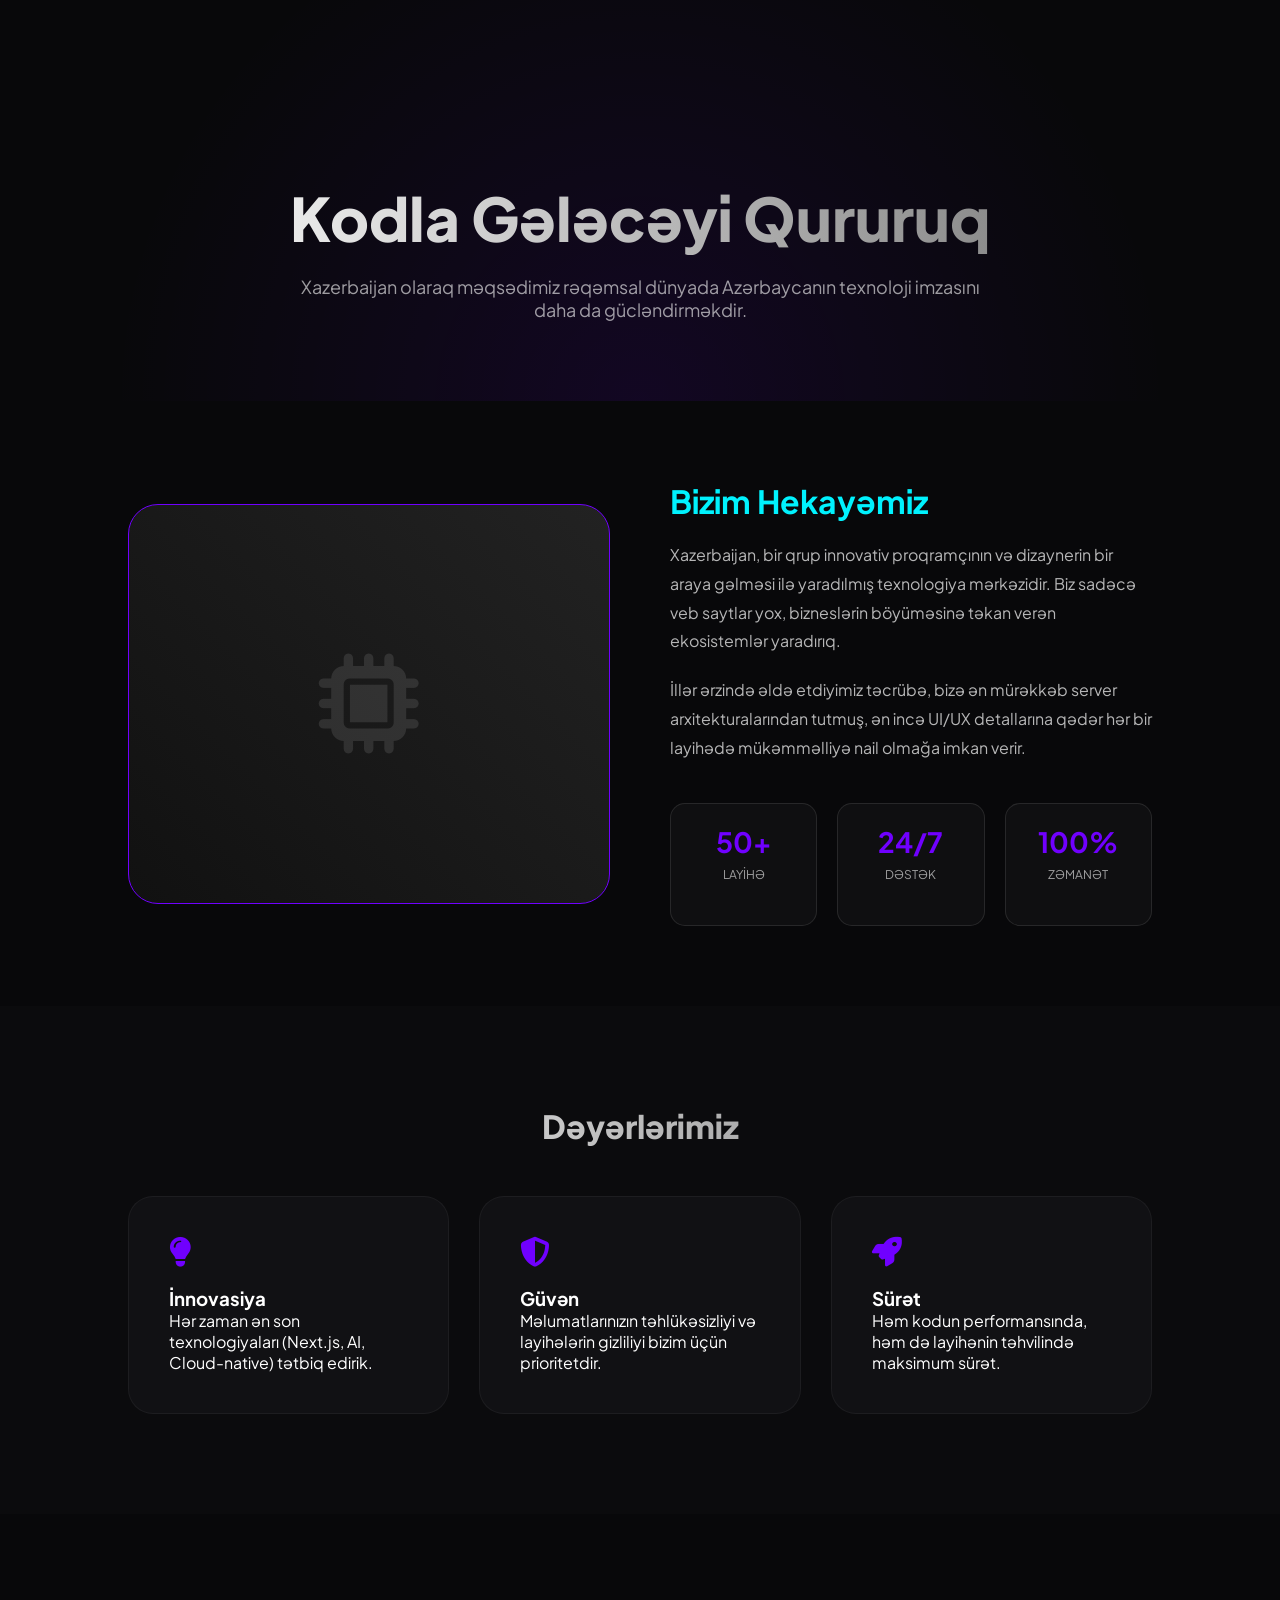
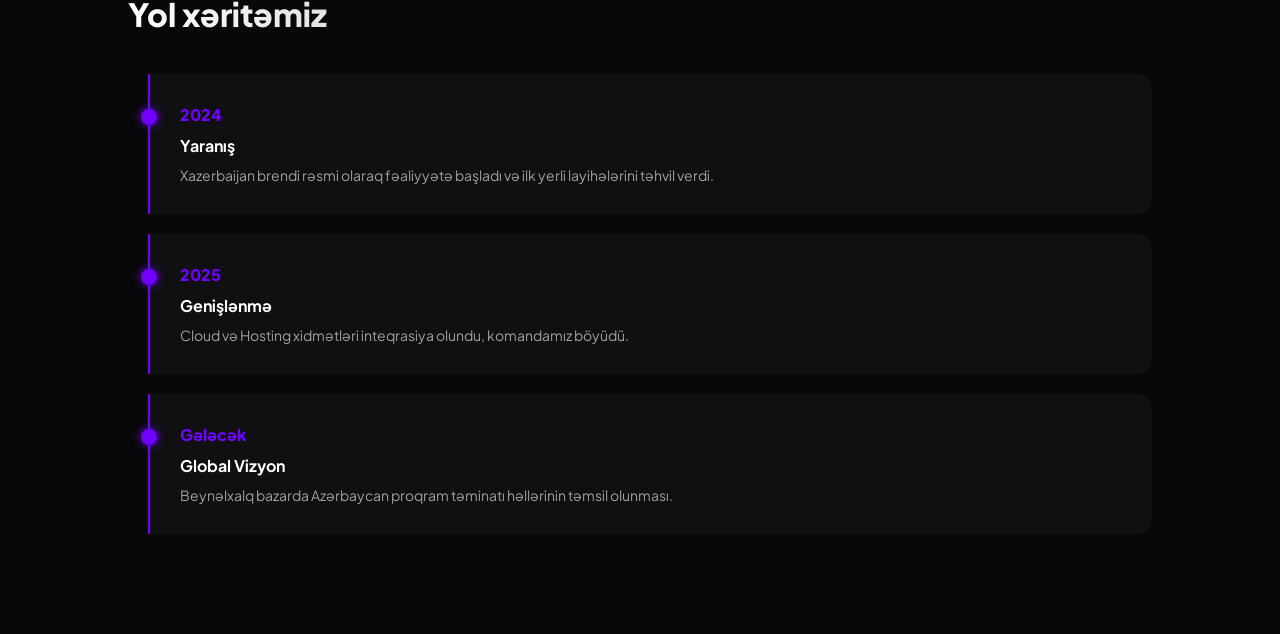
<file: xaze2/about.html>
<!DOCTYPE html>
<html lang="az">
<head>
    <meta charset="UTF-8">
    <meta name="viewport" content="width=device-width, initial-scale=1.0">
    <title>Haqqımızda | Xazerbaijan Tech</title>
    <link rel="stylesheet" href="https://cdnjs.cloudflare.com/ajax/libs/font-awesome/6.5.0/css/all.min.css">
    <link href="https://fonts.googleapis.com/css2?family=Plus+Jakarta+Sans:wght@400;600;700;800&display=swap" rel="stylesheet">
    <link rel="stylesheet" href="style.css">
    <style>
        :root {
            --accent: #7000ff;
            --glass-bg: rgba(255, 255, 255, 0.03);
        }

        body { background-color: #08080a; color: white; }

        /* About Hero */
        .about-hero {
            padding: 180px 10% 80px;
            text-align: center;
            background: radial-gradient(circle at 50% 100%, rgba(112, 0, 255, 0.1), transparent 70%);
        }

        .about-hero h1 { font-size: clamp(35px, 6vw, 60px); font-weight: 800; margin-bottom: 20px; }

        /* Story Section */
        .story-container {
            padding: 80px 10%;
            display: grid;
            grid-template-columns: 1fr 1fr;
            gap: 60px;
            align-items: center;
        }

        .story-text h2 { font-size: 32px; margin-bottom: 20px; color: var(--neon-blue); }
        .story-text p { opacity: 0.7; line-height: 1.8; margin-bottom: 20px; }

        /* Stats Grid */
        .stats-grid {
            display: grid;
            grid-template-columns: repeat(3, 1fr);
            gap: 20px;
            margin-top: 40px;
        }

        .stat-item {
            background: var(--glass-bg);
            padding: 20px;
            border-radius: 15px;
            border: 1px solid rgba(255,255,255,0.1);
            text-align: center;
        }

        .stat-item h3 { font-size: 28px; color: var(--accent); margin-bottom: 5px; }
        .stat-item p { font-size: 12px; opacity: 0.6; text-transform: uppercase; }

        /* Values Section */
        .values-section {
            padding: 100px 10%;
            background: rgba(255,255,255,0.01);
        }

        .values-grid {
            display: grid;
            grid-template-columns: repeat(auto-fit, minmax(250px, 1fr));
            gap: 30px;
            margin-top: 50px;
        }

        .value-card {
            padding: 40px;
            background: #111114;
            border-radius: 25px;
            border: 1px solid rgba(255,255,255,0.05);
            transition: 0.3s;
        }

        .value-card:hover {
            border-color: var(--accent);
            transform: translateY(-5px);
        }

        .value-card i { font-size: 30px; color: var(--accent); margin-bottom: 20px; }

        /* Timeline */
        .timeline {
            padding: 80px 10%;
            position: relative;
        }

        .timeline-item {
            padding: 30px;
            border-left: 2px solid var(--accent);
            margin-left: 20px;
            position: relative;
            background: var(--glass-bg);
            margin-bottom: 20px;
            border-radius: 0 15px 15px 0;
        }

        .timeline-item::before {
            content: '';
            position: absolute;
            left: -9px; top: 35px;
            width: 16px; height: 16px;
            background: var(--accent);
            border-radius: 50%;
            box-shadow: 0 0 10px var(--accent);
        }

        @media (max-width: 992px) {
            .story-container { grid-template-columns: 1fr; }
        }
    </style>
</head>
<body>

    <section class="about-hero">
        <h1 class="h2e">Kodla <span style="color: var(--neon-blue);">Gələcəyi</span> Qururuq</h1>
        <p style="max-width: 700px; margin: 0 auto; opacity: 0.6; font-size: 18px;">
            Xazerbaijan olaraq məqsədimiz rəqəmsal dünyada Azərbaycanın texnoloji imzasını daha da gücləndirməkdir.
        </p>
    </section>

    <div class="story-container">
        <div class="story-image">
            <div style="width: 100%; height: 400px; background: linear-gradient(45deg, #111, #222); border-radius: 30px; border: 1px solid var(--accent); display: flex; align-items: center; justify-content: center;">
                <i class="fa-solid fa-microchip" style="font-size: 100px; opacity: 0.1;"></i>
            </div>
        </div>
        <div class="story-text">
            <h2>Bizim Hekayəmiz</h2>
            <p>
                Xazerbaijan, bir qrup innovativ proqramçının və dizaynerin bir araya gəlməsi ilə yaradılmış texnologiya mərkəzidir. Biz sadəcə veb saytlar yox, bizneslərin böyüməsinə təkan verən ekosistemlər yaradırıq.
            </p>
            <p>
                İllər ərzində əldə etdiyimiz təcrübə, bizə ən mürəkkəb server arxitekturalarından tutmuş, ən incə UI/UX detallarına qədər hər bir layihədə mükəmməlliyə nail olmağa imkan verir.
            </p>
            
            <div class="stats-grid">
                <div class="stat-item">
                    <h3>50+</h3>
                    <p>Layihə</p>
                </div>
                <div class="stat-item">
                    <h3>24/7</h3>
                    <p>Dəstək</p>
                </div>
                <div class="stat-item">
                    <h3>100%</h3>
                    <p>Zəmanət</p>
                </div>
            </div>
        </div>
    </div>

    <section class="values-section">
        <h2 class="h2e" style="text-align: center;">Dəyərlərimiz</h2>
        <div class="values-grid">
            <div class="value-card">
                <i class="fa-solid fa-lightbulb"></i>
                <h3>İnnovasiya</h3>
                <p>Hər zaman ən son texnologiyaları (Next.js, AI, Cloud-native) tətbiq edirik.</p>
            </div>
            <div class="value-card">
                <i class="fa-solid fa-shield-halved"></i>
                <h3>Güvən</h3>
                <p>Məlumatlarınızın təhlükəsizliyi və layihələrin gizliliyi bizim üçün prioritetdir.</p>
            </div>
            <div class="value-card">
                <i class="fa-solid fa-rocket"></i>
                <h3>Sürət</h3>
                <p>Həm kodun performansında, həm də layihənin təhvilində maksimum sürət.</p>
            </div>
        </div>
    </section>

    <section class="timeline">
        <h2 class="h2e" style="margin-bottom: 40px;">Yol xəritəmiz</h2>
        <div class="timeline-item">
            <span style="color: var(--accent); font-weight: 800;">2024</span>
            <h4 style="margin: 10px 0;">Yaranış</h4>
            <p style="font-size: 14px; opacity: 0.6;">Xazerbaijan brendi rəsmi olaraq fəaliyyətə başladı və ilk yerli layihələrini təhvil verdi.</p>
        </div>
        <div class="timeline-item">
            <span style="color: var(--accent); font-weight: 800;">2025</span>
            <h4 style="margin: 10px 0;">Genişlənmə</h4>
            <p style="font-size: 14px; opacity: 0.6;">Cloud və Hosting xidmətləri inteqrasiya olundu, komandamız böyüdü.</p>
        </div>
        <div class="timeline-item">
            <span style="color: var(--accent); font-weight: 800;">Gələcək</span>
            <h4 style="margin: 10px 0;">Global Vizyon</h4>
            <p style="font-size: 14px; opacity: 0.6;">Beynəlxalq bazarda Azərbaycan proqram təminatı həllərinin təmsil olunması.</p>
        </div>
    </section>

    <script src="app.js"></script>
</body>
</html>
</file>
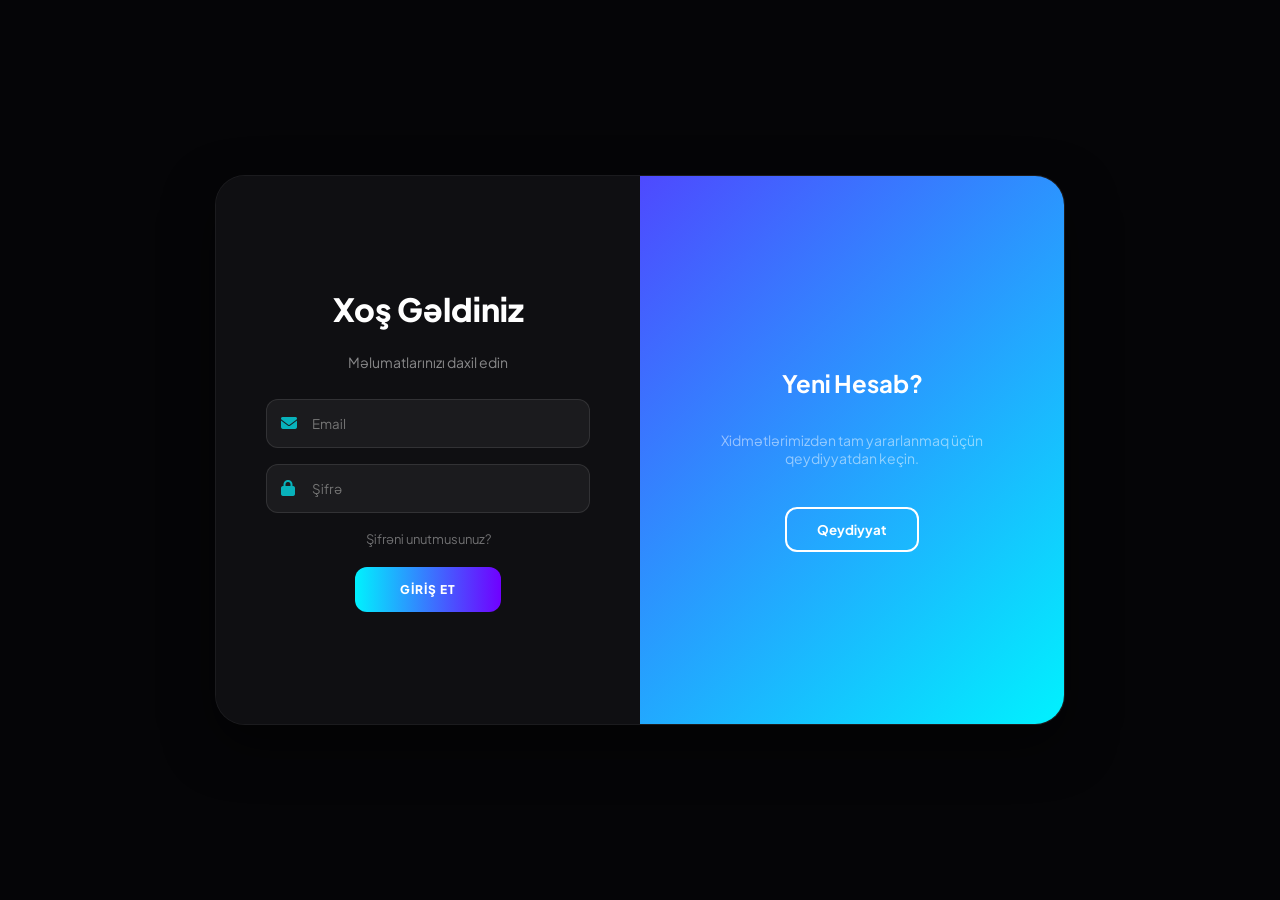
<file: xaze2/auth.html>
<!DOCTYPE html>
<html lang="az">
<head>
    <meta charset="UTF-8">
    <meta name="viewport" content="width=device-width, initial-scale=1.0">
    <title>Giriş və Qeydiyyat | Xazerbaijan Tech</title>
    <link rel="stylesheet" href="https://cdnjs.cloudflare.com/ajax/libs/font-awesome/6.5.0/css/all.min.css">
    <link href="https://fonts.googleapis.com/css2?family=Plus+Jakarta+Sans:wght@400;600;700;800&display=swap" rel="stylesheet">
    <style>
        :root {
            --primary: #7000ff;
            --secondary: #00f2fe;
            --bg: #050507;
            --card-bg: #0f0f12;
        }

        * { box-sizing: border-box; font-family: 'Plus Jakarta Sans', sans-serif; }

        body {
            background-color: var(--bg);
            display: flex;
            justify-content: center;
            align-items: center;
            height: 100vh;
            margin: 0;
            overflow: hidden;
        }

        .auth-container {
            position: relative;
            width: 850px;
            max-width: 100%;
            height: 550px;
            background: var(--card-bg);
            border-radius: 30px;
            box-shadow: 0 20px 50px rgba(0, 0, 0, 0.5);
            overflow: hidden;
            border: 1px solid rgba(255, 255, 255, 0.05);
        }

        .form-container {
            position: absolute;
            top: 0;
            height: 100%;
            transition: all 0.6s ease-in-out;
        }

        .login-container { left: 0; width: 50%; z-index: 2; }
        .signup-container { left: 0; width: 50%; opacity: 0; z-index: 1; }

        .auth-container.active .login-container { transform: translateX(100%); opacity: 0; }
        .auth-container.active .signup-container { transform: translateX(100%); opacity: 1; z-index: 5; animation: show 0.6s; }

        @keyframes show {
            0%, 49.99% { opacity: 0; z-index: 1; }
            50%, 100% { opacity: 1; z-index: 5; }
        }

        form {
            background: var(--card-bg);
            display: flex;
            align-items: center;
            justify-content: center;
            flex-direction: column;
            padding: 0 50px;
            height: 100%;
            text-align: center;
        }

        h1 { font-weight: 800; margin: 0 0 10px; color: white; }
        p { font-size: 14px; color: rgba(255,255,255,0.5); margin-bottom: 20px; }

        .input-group { width: 100%; position: relative; margin: 8px 0; }
        .input-group i { position: absolute; left: 15px; top: 50%; transform: translateY(-50%); color: var(--secondary); opacity: 0.7; }

        input {
            width: 100%;
            padding: 15px 15px 15px 45px;
            background: rgba(255, 255, 255, 0.05);
            border: 1px solid rgba(255, 255, 255, 0.1);
            border-radius: 12px;
            color: white;
            outline: none;
            transition: 0.3s;
        }

        input:focus { border-color: var(--secondary); background: rgba(0, 242, 254, 0.02); }

        .action-btn {
            border-radius: 12px;
            border: none;
            background: linear-gradient(90deg, var(--secondary), var(--primary));
            color: #fff;
            font-size: 12px;
            font-weight: 800;
            padding: 15px 45px;
            letter-spacing: 1px;
            text-transform: uppercase;
            cursor: pointer;
            margin-top: 20px;
            transition: 0.3s;
        }

        .action-btn:hover { transform: scale(1.05); box-shadow: 0 10px 20px rgba(112, 0, 255, 0.3); }

        /* Overlay (Sürüşən hissə) */
        .overlay-container {
            position: absolute;
            top: 0;
            left: 50%;
            width: 50%;
            height: 100%;
            overflow: hidden;
            transition: transform 0.6s ease-in-out;
            z-index: 100;
        }

        .auth-container.active .overlay-container { transform: translateX(-100%); }

        .overlay {
            background: linear-gradient(135deg, var(--primary), var(--secondary));
            background-repeat: no-repeat;
            background-size: cover;
            background-position: 0 0;
            color: #FFFFFF;
            position: relative;
            left: -100%;
            height: 100%;
            width: 200%;
            transform: translateX(0);
            transition: transform 0.6s ease-in-out;
        }

        .auth-container.active .overlay { transform: translateX(50%); }

        .overlay-panel {
            position: absolute;
            display: flex;
            align-items: center;
            justify-content: center;
            flex-direction: column;
            padding: 0 40px;
            text-align: center;
            top: 0;
            height: 100%;
            width: 50%;
            transform: translateX(0);
            transition: transform 0.6s ease-in-out;
        }

        .overlay-left { transform: translateX(-20%); }
        .auth-container.active .overlay-left { transform: translateX(0); }

        .overlay-right { right: 0; transform: translateX(0); }
        .auth-container.active .overlay-right { transform: translateX(20%); }

        .ghost-btn {
            background: transparent;
            border: 2px solid #fff;
            color: #fff;
            border-radius: 12px;
            padding: 12px 30px;
            font-weight: 700;
            cursor: pointer;
            margin-top: 20px;
        }

        @media (max-width: 768px) {
            .auth-container { width: 95%; height: auto; padding: 40px 0; }
            .overlay-container { display: none; }
            .form-container { width: 100%; position: relative; }
            .auth-container.active .signup-container { transform: none; }
        }
    </style>
</head>
<body>

    <div class="auth-container" id="container">
        <div class="form-container signup-container">
            <form action="#">
                <h1>Hesab Yarat</h1>
                <p>Xazerbaijan ailəsinə qoşulun</p>
                <div class="input-group">
                    <i class="fas fa-user"></i>
                    <input type="text" placeholder="Adınız">
                </div>
                <div class="input-group">
                    <i class="fas fa-envelope"></i>
                    <input type="email" placeholder="Email">
                </div>
                <div class="input-group">
                    <i class="fas fa-lock"></i>
                    <input type="password" placeholder="Şifrə">
                </div>
                <button class="action-btn">Qeydiyyat</button>
            </form>
        </div>

        <div class="form-container login-container">
            <form action="#">
                <h1>Xoş Gəldiniz</h1>
                <p>Məlumatlarınızı daxil edin</p>
                <div class="input-group">
                    <i class="fas fa-envelope"></i>
                    <input type="email" placeholder="Email">
                </div>
                <div class="input-group">
                    <i class="fas fa-lock"></i>
                    <input type="password" placeholder="Şifrə">
                </div>
                <a href="#" style="color: rgba(255,255,255,0.4); font-size: 13px; text-decoration: none; margin-top: 10px;">Şifrəni unutmusunuz?</a>
                <button class="action-btn">Giriş Et</button>
            </form>
        </div>

        <div class="overlay-container">
            <div class="overlay">
                <div class="overlay-panel overlay-left">
                    <h2>Artıq üzvsiniz?</h2>
                    <p>Layihələrinizi idarə etmək üçün giriş edin.</p>
                    <button class="ghost-btn" id="loginBtn">Giriş</button>
                </div>
                <div class="overlay-panel overlay-right">
                    <h2>Yeni Hesab?</h2>
                    <p>Xidmətlərimizdən tam yararlanmaq üçün qeydiyyatdan keçin.</p>
                    <button class="ghost-btn" id="signupBtn">Qeydiyyat</button>
                </div>
            </div>
        </div>
    </div>

    <script>
        const signupBtn = document.getElementById('signupBtn');
        const loginBtn = document.getElementById('loginBtn');
        const container = document.getElementById('container');

        signupBtn.addEventListener('click', () => {
            container.classList.add("active");
        });

        loginBtn.addEventListener('click', () => {
            container.classList.remove("active");
        });
    </script>
</body>
</html>
</file>
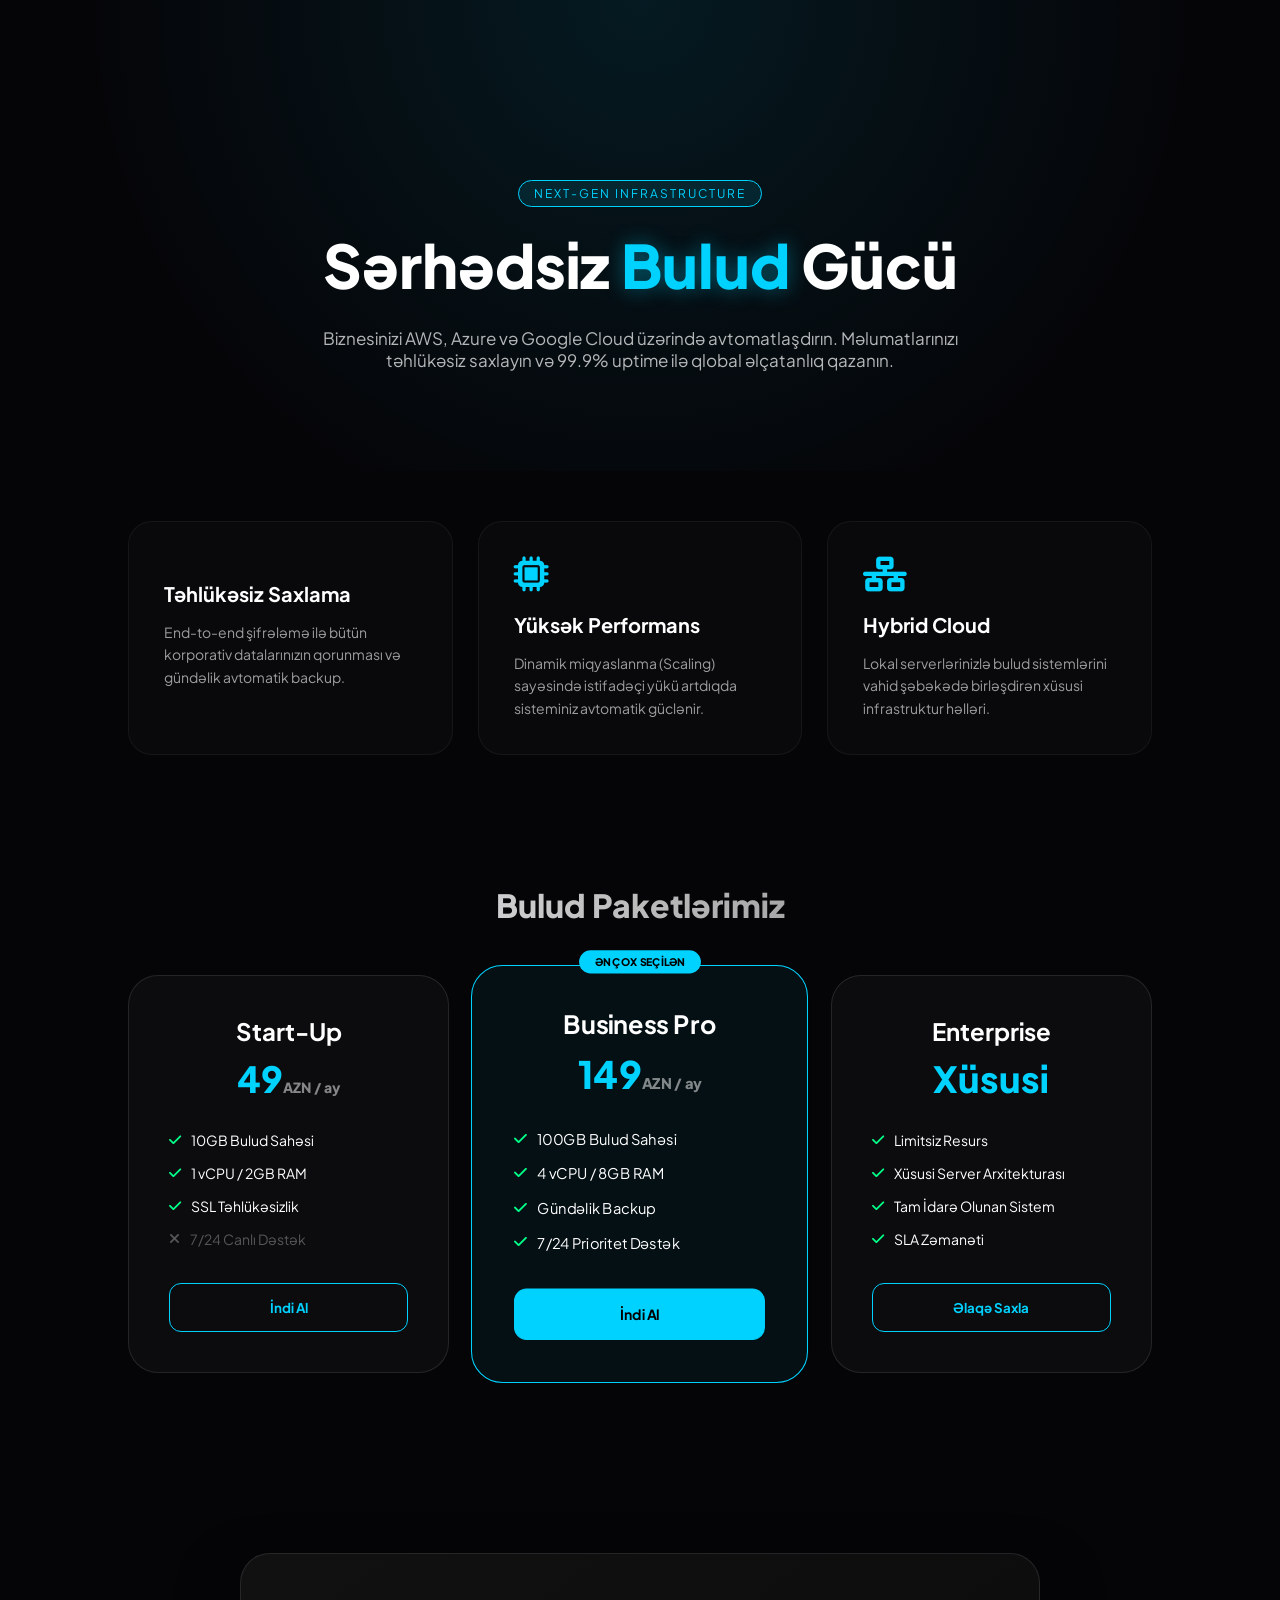
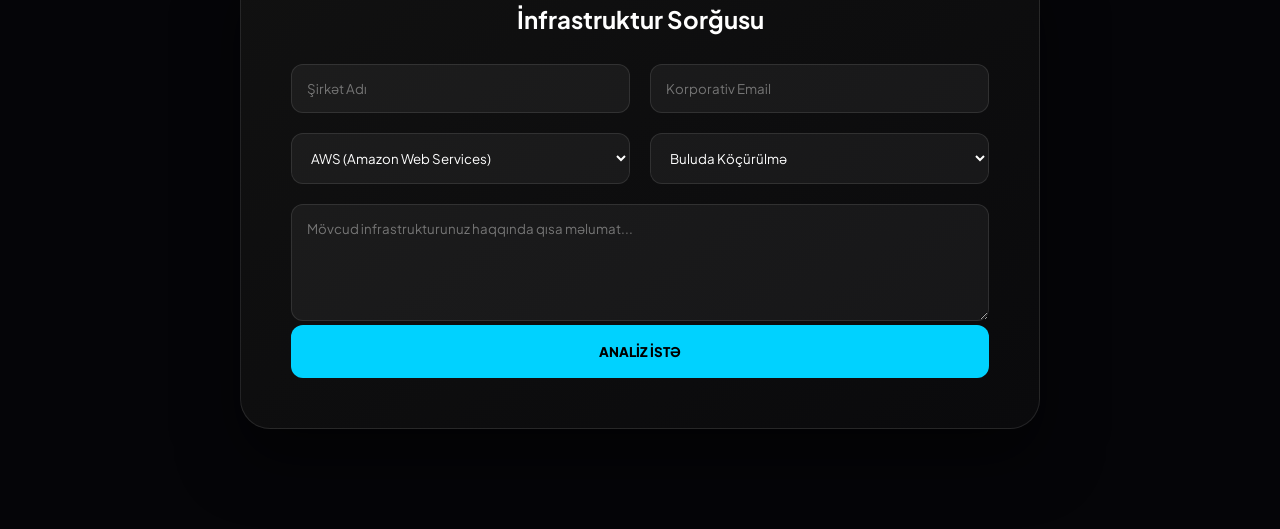
<file: xaze2/cloud.html>
<!DOCTYPE html>
<html lang="az">
<head>
    <meta charset="UTF-8">
    <meta name="viewport" content="width=device-width, initial-scale=1.0">
    <title>Bulud Həlləri | Xazerbaijan Tech</title>
    <link rel="stylesheet" href="https://cdnjs.cloudflare.com/ajax/libs/font-awesome/6.5.0/css/all.min.css">
    <link href="https://fonts.googleapis.com/css2?family=Plus+Jakarta+Sans:wght@400;600;700;800&display=swap" rel="stylesheet">
    <link rel="stylesheet" href="style.css">
    <style>
        :root {
            --cloud-blue: #00d2ff;
            --deep-space: #050508;
            --nebula: rgba(0, 210, 255, 0.1);
        }

        body { background-color: var(--deep-space); color: white; }

        /* Cloud Hero Section */
        .cloud-hero {
            padding: 180px 10% 100px;
            background: radial-gradient(circle at 50% 0%, var(--nebula) 0%, transparent 70%);
            text-align: center;
        }

        .hero-badge {
            background: rgba(0, 210, 255, 0.1);
            border: 1px solid var(--cloud-blue);
            padding: 5px 15px;
            border-radius: 20px;
            font-size: 12px;
            color: var(--cloud-blue);
            text-transform: uppercase;
            letter-spacing: 2px;
            margin-bottom: 20px;
            display: inline-block;
        }

        .cloud-hero h1 {
            font-size: clamp(35px, 5vw, 60px);
            font-weight: 800;
            margin-bottom: 25px;
        }

        .highlight { color: var(--cloud-blue); text-shadow: 0 0 20px rgba(0, 210, 255, 0.4); }

        /* Infrastructure Grid */
        .infra-grid {
            display: grid;
            grid-template-columns: repeat(auto-fit, minmax(300px, 1fr));
            gap: 25px;
            padding: 50px 10%;
        }

        .infra-card {
            background: rgba(255, 255, 255, 0.02);
            border: 1px solid rgba(255, 255, 255, 0.05);
            padding: 35px;
            border-radius: 24px;
            transition: 0.3s ease;
            position: relative;
        }

        .infra-card:hover {
            border-color: var(--cloud-blue);
            background: rgba(0, 210, 255, 0.03);
            transform: scale(1.02);
        }

        .infra-card i {
            font-size: 35px;
            color: var(--cloud-blue);
            margin-bottom: 20px;
        }

        .infra-card h3 { margin-bottom: 15px; font-size: 20px; }

        .infra-card p { opacity: 0.6; line-height: 1.6; font-size: 14px; }

/* Pricing Styles */
.pricing-grid {
    display: grid;
    grid-template-columns: repeat(auto-fit, minmax(280px, 1fr));
    gap: 30px;
}

.price-card {
    background: rgba(255, 255, 255, 0.03);
    border: 1px solid rgba(255, 255, 255, 0.1);
    padding: 40px;
    border-radius: 30px;
    text-align: center;
    transition: 0.4s;
    position: relative;
}

.price-card.featured {
    border-color: var(--cloud-blue);
    background: rgba(0, 210, 255, 0.05);
    transform: scale(1.05);
}

.popular-badge {
    position: absolute;
    top: -15px;
    left: 50%;
    transform: translateX(-50%);
    background: var(--cloud-blue);
    color: #000;
    padding: 5px 15px;
    border-radius: 20px;
    font-size: 10px;
    font-weight: 800;
}

.card-header h3 { font-size: 24px; margin-bottom: 10px; }
.price { font-size: 36px; font-weight: 800; color: var(--cloud-blue); margin-bottom: 30px; }
.price span { font-size: 14px; color: rgba(255,255,255,0.5); }

.price-card ul { list-style: none; padding: 0; margin-bottom: 35px; text-align: left; }
.price-card ul li { margin-bottom: 15px; font-size: 14px; display: flex; align-items: center; gap: 10px; }
.price-card ul li i.fa-check { color: #00ff88; }
.price-card ul li.disabled { opacity: 0.3; }

.buy-btn {
    width: 100%;
    padding: 15px;
    border-radius: 12px;
    border: 1px solid var(--cloud-blue);
    background: transparent;
    color: var(--cloud-blue);
    font-weight: 700;
    cursor: pointer;
    transition: 0.3s;
}

.featured-btn {
    background: var(--cloud-blue);
    color: #000;
}

.buy-btn:hover {
    background: var(--cloud-blue);
    color: #000;
    box-shadow: 0 0 20px rgba(0, 210, 255, 0.4);
}

        /* Pricing/Plan Style Form */
        .cloud-order-container {
            padding: 100px 10%;
            display: flex;
            justify-content: center;
        }

        .cloud-form-box {
            background: linear-gradient(145deg, #111, #0a0a0c);
            padding: 50px;
            border-radius: 30px;
            border: 1px solid rgba(255, 255, 255, 0.1);
            width: 100%;
            max-width: 800px;
            box-shadow: 0 30px 60px rgba(0,0,0,0.5);
        }

        .input-group {
            display: grid;
            grid-template-columns: 1fr 1fr;
            gap: 20px;
            margin-bottom: 20px;
        }

        .cloud-input, .cloud-select, .cloud-area {
            width: 100%;
            background: rgba(255, 255, 255, 0.05);
            border: 1px solid rgba(255, 255, 255, 0.1);
            padding: 15px;
            border-radius: 12px;
            color: white;
            outline: none;
        }

        .cloud-input:focus { border-color: var(--cloud-blue); }

        .cloud-btn {
            background: var(--cloud-blue);
            color: #000;
            width: 100%;
            padding: 18px;
            border: none;
            border-radius: 12px;
            font-weight: 800;
            text-transform: uppercase;
            cursor: pointer;
            transition: 0.3s;
        }

        .cloud-btn:hover {
            box-shadow: 0 0 30px rgba(0, 210, 255, 0.6);
            transform: translateY(-2px);
        }

        @media (max-width: 768px) {
            .input-group { grid-template-columns: 1fr; }
        }
    </style>
</head>
<body>

    <section class="cloud-hero">
        <div class="hero-badge">Next-Gen Infrastructure</div>
        <h1>Sərhədsiz <span class="highlight">Bulud</span> Gücü</h1>
        <p style="max-width: 650px; margin: 0 auto; opacity: 0.7; font-size: 17px;">
            Biznesinizi AWS, Azure və Google Cloud üzərində avtomatlaşdırın. 
            Məlumatlarınızı təhlükəsiz saxlayın və 99.9% uptime ilə qlobal əlçatanlıq qazanın.
        </p>
    </section>

    <div class="infra-grid">
        <div class="infra-card">
            <i class="fa-solid fa-cloud-shield"></i>
            <h3>Təhlükəsiz Saxlama</h3>
            <p>End-to-end şifrələmə ilə bütün korporativ datalarınızın qorunması və gündəlik avtomatik backup.</p>
        </div>
        <div class="infra-card">
            <i class="fa-solid fa-microchip"></i>
            <h3>Yüksək Performans</h3>
            <p>Dinamik miqyaslanma (Scaling) sayəsində istifadəçi yükü artdıqda sisteminiz avtomatik güclənir.</p>
        </div>
        <div class="infra-card">
            <i class="fa-solid fa-network-wired"></i>
            <h3>Hybrid Cloud</h3>
            <p>Lokal serverlərinizlə bulud sistemlərini vahid şəbəkədə birləşdirən xüsusi infrastruktur həlləri.</p>
        </div>
    </div>

    <section class="pricing-section" style="padding: 80px 10%;">
    <h2 class="h2e" style="text-align: center; margin-bottom: 50px;">Bulud Paketlərimiz</h2>
    <div class="pricing-grid">
        
        <div class="price-card">
            <div class="card-header">
                <h3>Start-Up</h3>
                <div class="price">49<span>AZN / ay</span></div>
            </div>
            <ul>
                <li><i class="fa-solid fa-check"></i> 10GB Bulud Sahəsi</li>
                <li><i class="fa-solid fa-check"></i> 1 vCPU / 2GB RAM</li>
                <li><i class="fa-solid fa-check"></i> SSL Təhlükəsizlik</li>
                <li class="disabled"><i class="fa-solid fa-xmark"></i> 7/24 Canlı Dəstək</li>
            </ul>
            <button class="buy-btn" onclick="selectPlan('Start-Up')">İndi Al</button>
        </div>

        <div class="price-card featured">
            <div class="popular-badge">ƏN ÇOX SEÇİLƏN</div>
            <div class="card-header">
                <h3>Business Pro</h3>
                <div class="price">149<span>AZN / ay</span></div>
            </div>
            <ul>
                <li><i class="fa-solid fa-check"></i> 100GB Bulud Sahəsi</li>
                <li><i class="fa-solid fa-check"></i> 4 vCPU / 8GB RAM</li>
                <li><i class="fa-solid fa-check"></i> Gündəlik Backup</li>
                <li><i class="fa-solid fa-check"></i> 7/24 Prioritet Dəstək</li>
            </ul>
            <button class="buy-btn featured-btn" onclick="selectPlan('Business Pro')">İndi Al</button>
        </div>

        <div class="price-card">
            <div class="card-header">
                <h3>Enterprise</h3>
                <div class="price">Xüsusi</div>
            </div>
            <ul>
                <li><i class="fa-solid fa-check"></i> Limitsiz Resurs</li>
                <li><i class="fa-solid fa-check"></i> Xüsusi Server Arxitekturası</li>
                <li><i class="fa-solid fa-check"></i> Tam İdarə Olunan Sistem</li>
                <li><i class="fa-solid fa-check"></i> SLA Zəmanəti</li>
            </ul>
            <button class="buy-btn" onclick="selectPlan('Enterprise')">Əlaqə Saxla</button>
        </div>

    </div>
</section>

    <section class="cloud-order-container">
        <div class="cloud-form-box">
            <h2 style="text-align: center; margin-bottom: 30px;">İnfrastruktur Sorğusu</h2>
            <form id="cloudOrderForm" action="https://formspree.io/f/ÖZ_KODUN" method="POST">
                <div class="input-group">
                    <input type="text" name="Şirkət" class="cloud-input" placeholder="Şirkət Adı" required>
                    <input type="email" name="Email" class="cloud-input" placeholder="Korporativ Email" required>
                </div>
                <div class="input-group">
                    <select name="Platform" class="cloud-select">
                        <option value="aws">AWS (Amazon Web Services)</option>
                        <option value="azure">Microsoft Azure</option>
                        <option value="gcp">Google Cloud Platform</option>
                        <option value="other">Digər / Bilmirəm</option>
                    </select>
                    <select name="ServiceType" class="cloud-select">
                        <option value="migration">Buluda Köçürülmə</option>
                        <option value="optimization">Xərclərin Optimizasiyası</option>
                        <option value="security">Təhlükəsizlik Auditi</option>
                    </select>
                </div>
                <textarea name="Mesaj" class="cloud-area" rows="5" placeholder="Mövcud infrastrukturunuz haqqında qısa məlumat..." required></textarea>
                <button type="submit" id="cloudBtn" class="cloud-btn">Analiz İstə</button>
            </form>
        </div>
    </section>

    <script src="app.js"></script>
    <script>
        // Formspree Handling (app.js-də yoxdursa bura əlavə edə bilərsən)
        document.getElementById('cloudOrderForm')?.addEventListener('submit', function(e) {
            const btn = document.getElementById('cloudBtn');
            btn.innerHTML = '<i class="fas fa-spinner fa-spin"></i> Emal olunur...';
            btn.style.opacity = '0.7';
        });
    </script>
</body>
</html>
</file>
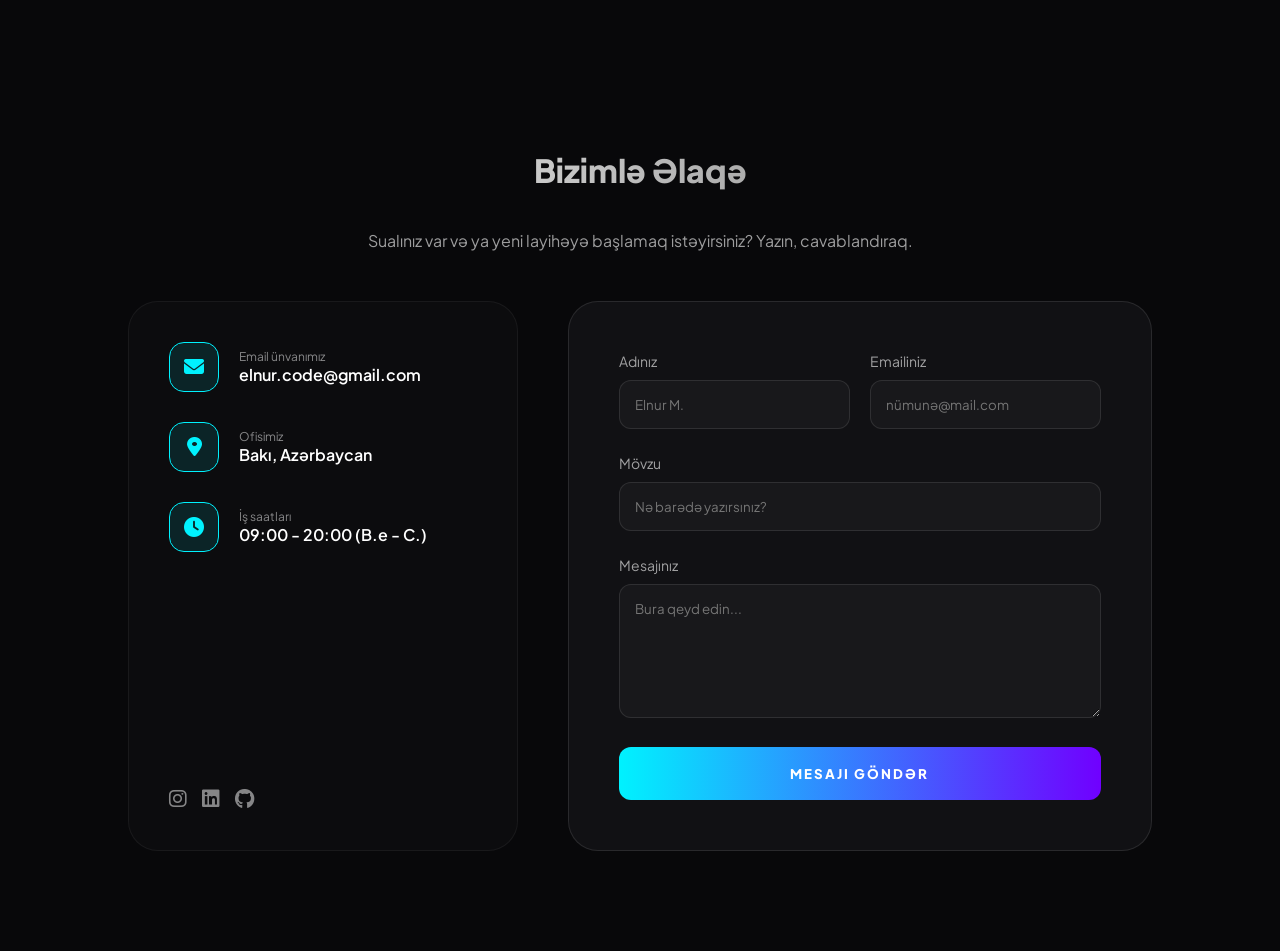
<file: xaze2/contact.html>
<!DOCTYPE html>
<html lang="az">
<head>
    <meta charset="UTF-8">
    <meta name="viewport" content="width=device-width, initial-scale=1.0">
    <title>Əlaqə | Xazerbaijan Tech</title>
    <link rel="stylesheet" href="https://cdnjs.cloudflare.com/ajax/libs/font-awesome/6.5.0/css/all.min.css">
    <link href="https://fonts.googleapis.com/css2?family=Plus+Jakarta+Sans:wght@400;600;700;800&display=swap" rel="stylesheet">
    <link rel="stylesheet" href="style.css">
    <style>
        :root {
            --c-neon: #00f2fe;
            --c-glow: rgba(0, 242, 254, 0.1);
        }

        body { background-color: #08080a; color: white; overflow-x: hidden; }

        .contact-hero {
            padding: 150px 10% 50px;
            text-align: center;
        }

        .contact-wrapper {
            display: grid;
            grid-template-columns: 1fr 1.5fr;
            gap: 50px;
            padding: 0 10% 100px;
        }

        /* Sol tərəf: İnformasiya */
        .contact-info-card {
            background: rgba(255, 255, 255, 0.02);
            padding: 40px;
            border-radius: 30px;
            border: 1px solid rgba(255, 255, 255, 0.05);
            display: flex;
            flex-direction: column;
            gap: 30px;
        }

        .info-item { display: flex; align-items: center; gap: 20px; }
        .info-item i {
            width: 50px; height: 50px;
            background: var(--c-glow);
            border: 1px solid var(--c-neon);
            border-radius: 15px;
            display: flex; align-items: center; justify-content: center;
            color: var(--c-neon);
            font-size: 20px;
        }

        /* Sağ tərəf: Form */
        .form-container {
            background: #111114;
            padding: 50px;
            border-radius: 30px;
            border: 1px solid rgba(255, 255, 255, 0.1);
        }

        .input-row { display: grid; grid-template-columns: 1fr 1fr; gap: 20px; }

        .form-group { margin-bottom: 25px; }
        .form-group label { display: block; margin-bottom: 10px; font-size: 14px; opacity: 0.6; }

        .c-input {
            width: 100%;
            padding: 15px;
            background: rgba(255, 255, 255, 0.03);
            border: 1px solid rgba(255, 255, 255, 0.1);
            border-radius: 12px;
            color: white;
            outline: none;
            transition: 0.3s;
        }

        .c-input:focus { border-color: var(--c-neon); box-shadow: 0 0 15px var(--c-glow); }

        .send-btn {
            width: 100%;
            padding: 18px;
            background: linear-gradient(90deg, #00f2fe, #7000ff);
            border: none;
            border-radius: 12px;
            color: white;
            font-weight: 800;
            text-transform: uppercase;
            letter-spacing: 2px;
            cursor: pointer;
            transition: 0.3s;
        }

        .send-btn:hover { transform: translateY(-3px); box-shadow: 0 10px 30px rgba(112, 0, 255, 0.3); }

        @media (max-width: 992px) {
            .contact-wrapper { grid-template-columns: 1fr; }
            .input-row { grid-template-columns: 1fr; }
        }
    </style>
</head>
<body>

    <section class="contact-hero">
        <h1 class="h2e">Bizimlə <span style="color: var(--c-neon);">Əlaqə</span></h1>
        <p style="opacity: 0.6; margin-top: 15px;">Sualınız var və ya yeni layihəyə başlamaq istəyirsiniz? Yazın, cavablandıraq.</p>
    </section>

    <div class="contact-wrapper">
        <div class="contact-info-card">
            <div class="info-item">
                <i class="fa-solid fa-envelope"></i>
                <div>
                    <p style="font-size: 12px; opacity: 0.5;">Email ünvanımız</p>
                    <p style="font-weight: 600;">elnur.code@gmail.com</p>
                </div>
            </div>
            <div class="info-item">
                <i class="fa-solid fa-location-dot"></i>
                <div>
                    <p style="font-size: 12px; opacity: 0.5;">Ofisimiz</p>
                    <p style="font-weight: 600;">Bakı, Azərbaycan</p>
                </div>
            </div>
            <div class="info-item">
                <i class="fa-solid fa-clock"></i>
                <div>
                    <p style="font-size: 12px; opacity: 0.5;">İş saatları</p>
                    <p style="font-weight: 600;">09:00 - 20:00 (B.e - C.)</p>
                </div>
            </div>

            <div style="margin-top: auto; display: flex; gap: 15px;">
                <a href="#" style="color: white; font-size: 20px; opacity: 0.5;"><i class="fab fa-instagram"></i></a>
                <a href="#" style="color: white; font-size: 20px; opacity: 0.5;"><i class="fab fa-linkedin"></i></a>
                <a href="#" style="color: white; font-size: 20px; opacity: 0.5;"><i class="fab fa-github"></i></a>
            </div>
        </div>

        <div class="form-container">
            <form id="contactForm" action="https://formspree.io/f/mwvavoja" method="POST">
                <div class="input-row">
                    <div class="form-group">
                        <label>Adınız</label>
                        <input type="text" name="name" class="c-input" placeholder="Elnur M." required>
                    </div>
                    <div class="form-group">
                        <label>Emailiniz</label>
                        <input type="email" name="email" class="c-input" placeholder="nümunə@mail.com" required>
                    </div>
                </div>
                
                <div class="form-group">
                    <label>Mövzu</label>
                    <input type="text" name="subject" class="c-input" placeholder="Nə barədə yazırsınız?">
                </div>

                <div class="form-group">
                    <label>Mesajınız</label>
                    <textarea name="message" class="c-input" rows="6" placeholder="Bura qeyd edin..." required></textarea>
                </div>

                <button type="submit" class="send-btn" id="submitBtn">Mesajı Göndər</button>
            </form>
            <div id="formResponse" style="margin-top: 20px; text-align: center; display: none;"></div>
        </div>
    </div>

    <script>
        const form = document.getElementById('contactForm');
        const btn = document.getElementById('submitBtn');
        const responseDiv = document.getElementById('formResponse');

        form.addEventListener('submit', async (e) => {
            e.preventDefault();
            btn.disabled = true;
            btn.innerText = "Göndərilir...";

            const formData = new FormData(form);
            const response = await fetch(form.action, {
                method: 'POST',
                body: formData,
                headers: { 'Accept': 'application/json' }
            });

            if (response.ok) {
                responseDiv.innerHTML = "✅ Mesajınız uğurla göndərildi! Sizinlə tezliklə əlaqə saxlayacağıq.";
                responseDiv.style.color = "#00ff88";
                responseDiv.style.display = "block";
                form.reset();
            } else {
                responseDiv.innerHTML = "❌ Xəta baş verdi. Zəhmət olmasa yenidən yoxlayın.";
                responseDiv.style.color = "#ff003c";
                responseDiv.style.display = "block";
            }
            btn.disabled = false;
            btn.innerText = "Mesajı Göndər";
        });
    </script>
</body>
</html>
</file>
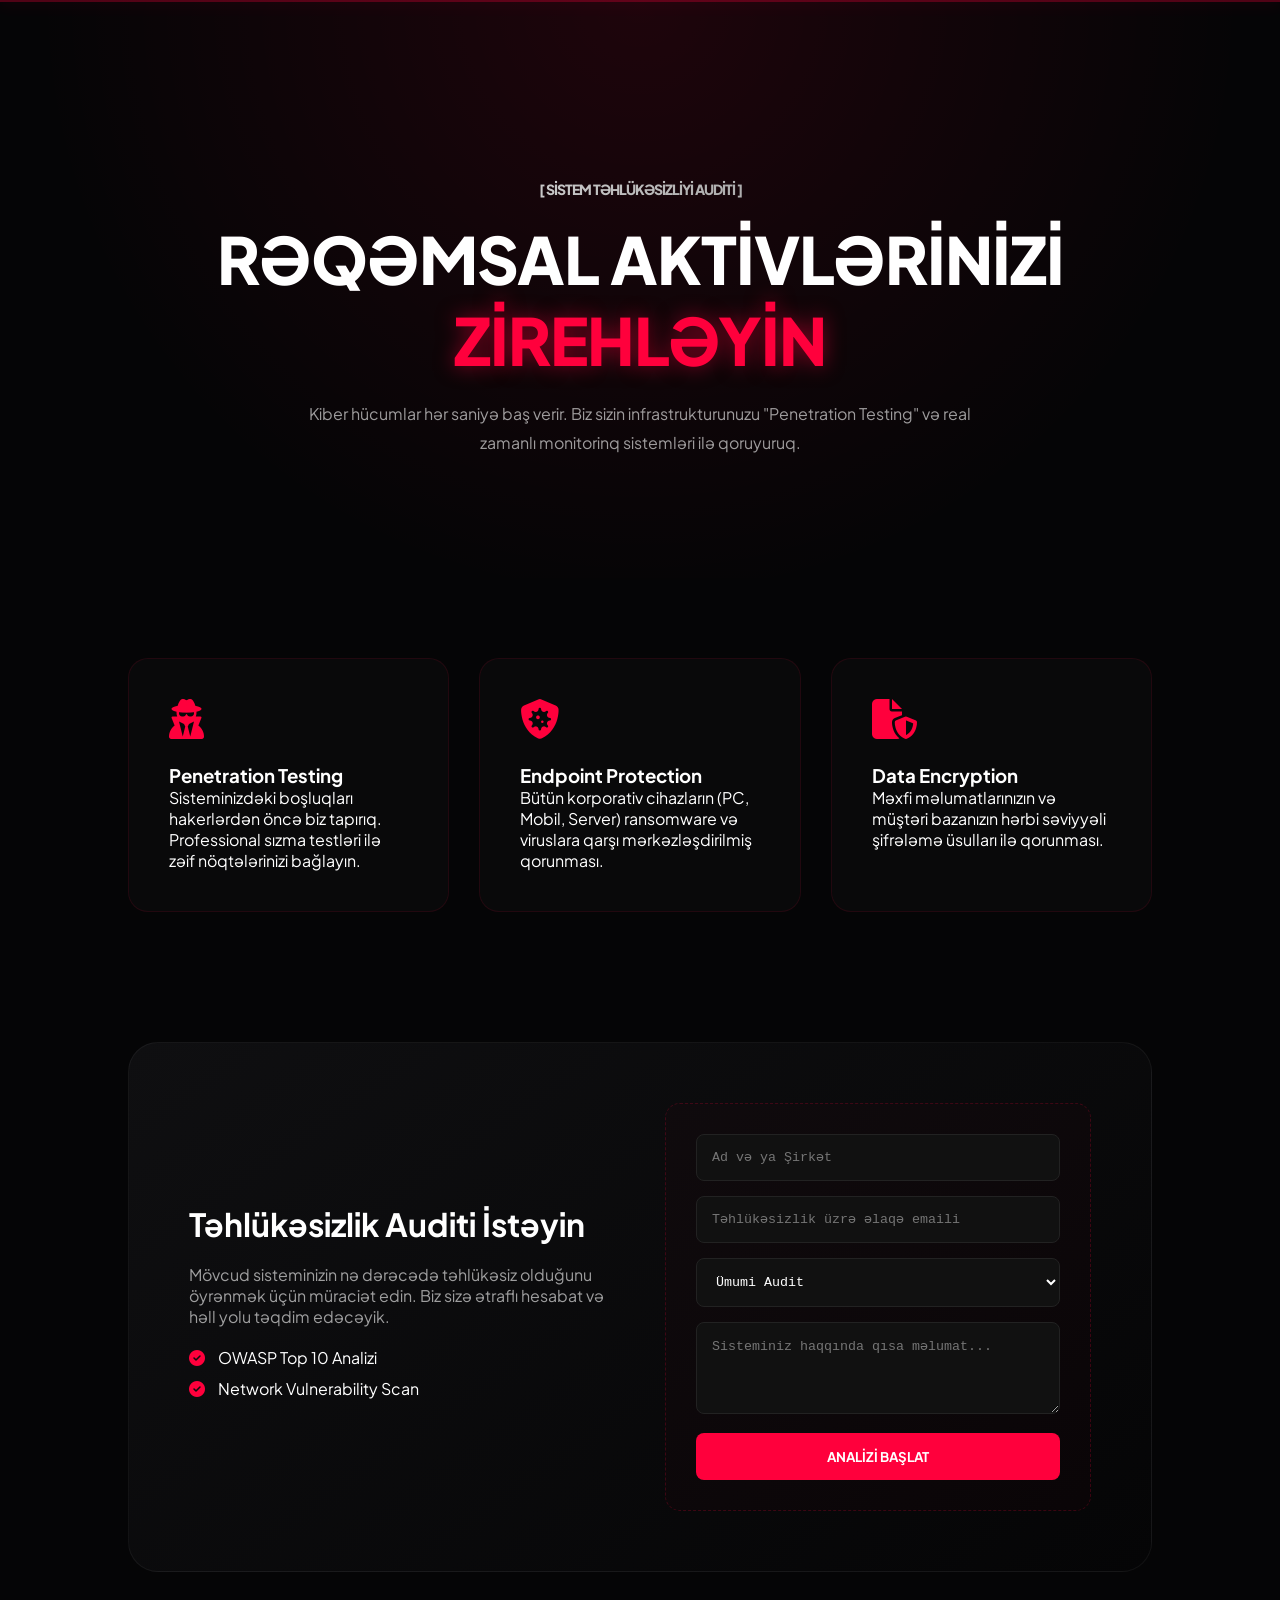
<file: xaze2/cybersecurity.html>
<!DOCTYPE html>
<html lang="az">
<head>
    <meta charset="UTF-8">
    <meta name="viewport" content="width=device-width, initial-scale=1.0">
    <title>Kibertəhlükəsizlik | Xazerbaijan Tech</title>
    <link rel="stylesheet" href="https://cdnjs.cloudflare.com/ajax/libs/font-awesome/6.5.0/css/all.min.css">
    <link href="https://fonts.googleapis.com/css2?family=Plus+Jakarta+Sans:wght@400;600;700;800&display=swap" rel="stylesheet">
    <link rel="stylesheet" href="style.css">
    <style>
        :root {
            --security-red: #ff003c;
            --deep-red: rgba(255, 0, 60, 0.1);
            --dark-gray: #0c0c0e;
        }

        body { background-color: #050506; color: white; }

        /* Cyber Hero Section */
        .cyber-hero {
            padding: 180px 10% 100px;
            text-align: center;
            background: radial-gradient(circle at top, var(--deep-red) 0%, transparent 70%);
            position: relative;
        }

        .cyber-hero h1 {
            font-size: clamp(35px, 6vw, 65px);
            font-weight: 800;
            text-transform: uppercase;
            letter-spacing: -1px;
        }

        .red-glow {
            color: var(--security-red);
            text-shadow: 0 0 20px rgba(255, 0, 60, 0.5);
        }

        /* Scan Line Animation */
        .scan-line {
            width: 100%;
            height: 2px;
            background: var(--security-red);
            position: absolute;
            top: 0;
            left: 0;
            opacity: 0.3;
            box-shadow: 0 0 15px var(--security-red);
            animation: scanning 4s linear infinite;
        }

        @keyframes scanning {
            0% { top: 0%; }
            100% { top: 100%; }
        }

        /* Services Grid */
        .cyber-grid {
            display: grid;
            grid-template-columns: repeat(auto-fit, minmax(320px, 1fr));
            gap: 30px;
            padding: 80px 10%;
        }

        .cyber-card {
            background: rgba(255, 255, 255, 0.02);
            border: 1px solid rgba(255, 0, 60, 0.1);
            padding: 40px;
            border-radius: 20px;
            position: relative;
            transition: 0.3s;
            overflow: hidden;
        }

        .cyber-card::before {
            content: '';
            position: absolute;
            bottom: 0; left: 0; width: 0; height: 3px;
            background: var(--security-red);
            transition: 0.4s;
        }

        .cyber-card:hover {
            background: rgba(255, 0, 60, 0.03);
            border-color: var(--security-red);
            transform: translateY(-5px);
        }

        .cyber-card:hover::before { width: 100%; }

        .cyber-card i {
            font-size: 40px;
            color: var(--security-red);
            margin-bottom: 25px;
        }

        /* Audit Section */
        .audit-box {
            margin: 50px 10%;
            padding: 60px;
            border-radius: 30px;
            background: linear-gradient(145deg, #0f0f11, #050506);
            border: 1px solid rgba(255, 255, 255, 0.05);
            display: grid;
            grid-template-columns: 1fr 1fr;
            gap: 50px;
            align-items: center;
        }

        .audit-form {
            background: rgba(255, 0, 60, 0.02);
            padding: 30px;
            border-radius: 15px;
            border: 1px dashed rgba(255, 0, 60, 0.2);
        }

        .cyber-input {
            width: 100%;
            padding: 15px;
            background: #111;
            border: 1px solid #222;
            color: white;
            border-radius: 8px;
            margin-bottom: 15px;
            font-family: 'Courier New', Courier, monospace;
        }

        .cyber-input:focus {
            border-color: var(--security-red);
            outline: none;
        }

        .cyber-btn {
            width: 100%;
            padding: 15px;
            background: var(--security-red);
            color: white;
            border: none;
            border-radius: 8px;
            font-weight: 700;
            cursor: pointer;
            text-transform: uppercase;
        }

        @media (max-width: 992px) {
            .audit-box { grid-template-columns: 1fr; padding: 30px; }
        }
    </style>
</head>
<body>
    <div class="scan-line"></div>

    <section class="cyber-hero">
        <h1 class="h2e" style="font-size: 14px; color: var(--security-red); margin-bottom: 20px;">[ SİSTEM TƏHLÜKƏSİZLİYİ AUDİTİ ]</h1>
        <h1>Rəqəmsal Aktivlərinizi <br><span class="red-glow">Zirehləyin</span></h1>
        <p style="max-width: 700px; margin: 20px auto; opacity: 0.6; line-height: 1.8;">
            Kiber hücumlar hər saniyə baş verir. Biz sizin infrastrukturunuzu "Penetration Testing" və real zamanlı monitorinq sistemləri ilə qoruyuruq.
        </p>
    </section>

    <div class="cyber-grid">
        <div class="cyber-card">
            <i class="fa-solid fa-user-secret"></i>
            <h3>Penetration Testing</h3>
            <p>Sisteminizdəki boşluqları hakerlərdən öncə biz tapırıq. Professional sızma testləri ilə zəif nöqtələrinizi bağlayın.</p>
        </div>
        <div class="cyber-card">
            <i class="fa-solid fa-shield-virus"></i>
            <h3>Endpoint Protection</h3>
            <p>Bütün korporativ cihazların (PC, Mobil, Server) ransomware və viruslara qarşı mərkəzləşdirilmiş qorunması.</p>
        </div>
        <div class="cyber-card">
            <i class="fa-solid fa-file-shield"></i>
            <h3>Data Encryption</h3>
            <p>Məxfi məlumatlarınızın və müştəri bazanızın hərbi səviyyəli şifrələmə üsulları ilə qorunması.</p>
        </div>
    </div>

    <section class="audit-box">
        <div>
            <h2 style="font-size: 32px; margin-bottom: 20px;">Təhlükəsizlik Auditi İstəyin</h2>
            <p style="opacity: 0.6; margin-bottom: 20px;">
                Mövcud sisteminizin nə dərəcədə təhlükəsiz olduğunu öyrənmək üçün müraciət edin. Biz sizə ətraflı hesabat və həll yolu təqdim edəcəyik.
            </p>
            <ul style="list-style: none; padding: 0;">
                <li style="margin-bottom: 10px;"><i class="fa-solid fa-circle-check" style="color: var(--security-red); margin-right: 10px;"></i> OWASP Top 10 Analizi</li>
                <li style="margin-bottom: 10px;"><i class="fa-solid fa-circle-check" style="color: var(--security-red); margin-right: 10px;"></i> Network Vulnerability Scan</li>
            </ul>
        </div>
        <div class="audit-form">
            <form action="https://formspree.io/f/ÖZ_KODUN" method="POST">
                <input type="text" name="name" class="cyber-input" placeholder="Ad və ya Şirkət" required>
                <input type="email" name="email" class="cyber-input" placeholder="Təhlükəsizlik üzrə əlaqə emaili" required>
                <select name="type" class="cyber-input">
                    <option value="audit">Ümumi Audit</option>
                    <option value="pentest">Pentest (Sızma Testi)</option>
                    <option value="incident">Təhlükəsizlik İnsidenti (Təcili)</option>
                </select>
                <textarea name="message" class="cyber-input" rows="4" placeholder="Sisteminiz haqqında qısa məlumat..."></textarea>
                <button type="submit" class="cyber-btn">Analizi Başlat</button>
            </form>
        </div>
    </section>

    <script src="app.js"></script>
</body>
</html>
</file>
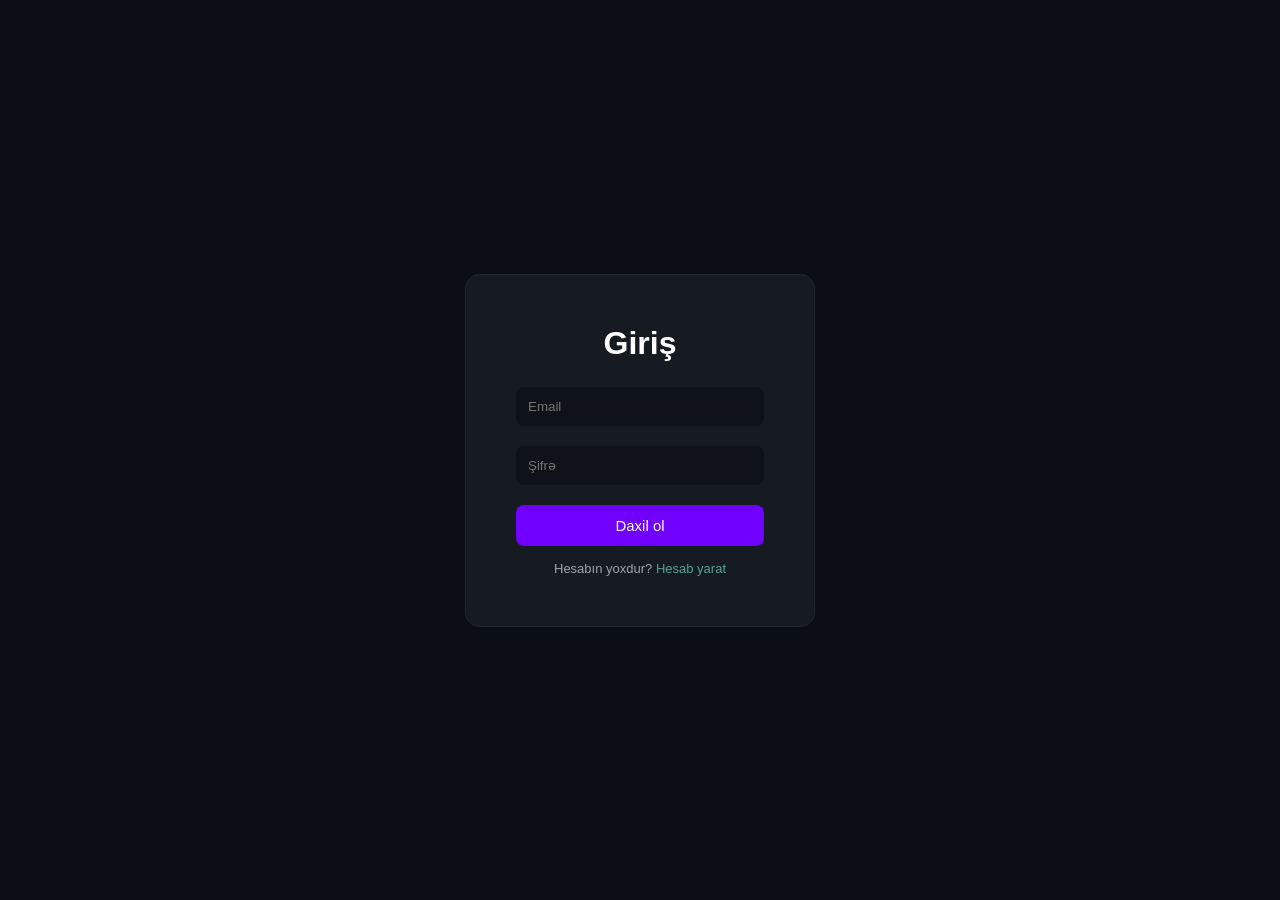
<file: xaze2/login.html>
<!DOCTYPE html>
<html lang="az">

<head>

<meta charset="UTF-8">
<meta name="viewport" content="width=device-width, initial-scale=1.0">

<title>Giriş</title>

<link rel="stylesheet" href="https://cdnjs.cloudflare.com/ajax/libs/font-awesome/6.5.0/css/all.min.css">

<style>

*{
margin:0;
padding:0;
box-sizing:border-box;
font-family:Arial;
}

body{
background:#0b0e14;
color:white;
display:flex;
justify-content:center;
align-items:center;
height:100vh;
}

.login-box{

background:#161b22;
padding:50px;
border-radius:15px;
width:350px;
text-align:center;
border:1px solid rgba(255,255,255,0.05);
}

.login-box h1{
margin-bottom:25px;
}

.input-group{
margin-bottom:20px;
}

.input-group input{

width:100%;
padding:12px;
border-radius:8px;
border:none;
background:#0f1218;
color:white;
}

.login-btn{

width:100%;
padding:12px;
background:#7000ff;
border:none;
border-radius:8px;
color:white;
font-size:15px;
cursor:pointer;
transition:0.3s;
}

.login-btn:hover{
opacity:0.8;
}

.register{
margin-top:15px;
font-size:13px;
opacity:0.6;
}

</style>

</head>

<body>

<div class="login-box">

<h1>Giriş</h1>

<div class="input-group">
<input type="email" placeholder="Email">
</div>

<div class="input-group">
<input type="password" placeholder="Şifrə">
</div>

<button class="login-btn">Daxil ol</button>

<div class="register" style="color: rgb(255, 255, 255);">
Hesabın yoxdur? <a style="text-decoration: none; color: aquamarine" href="signup.html">Hesab yarat</a>
</div>

</div>

</body>
</html>
</file>
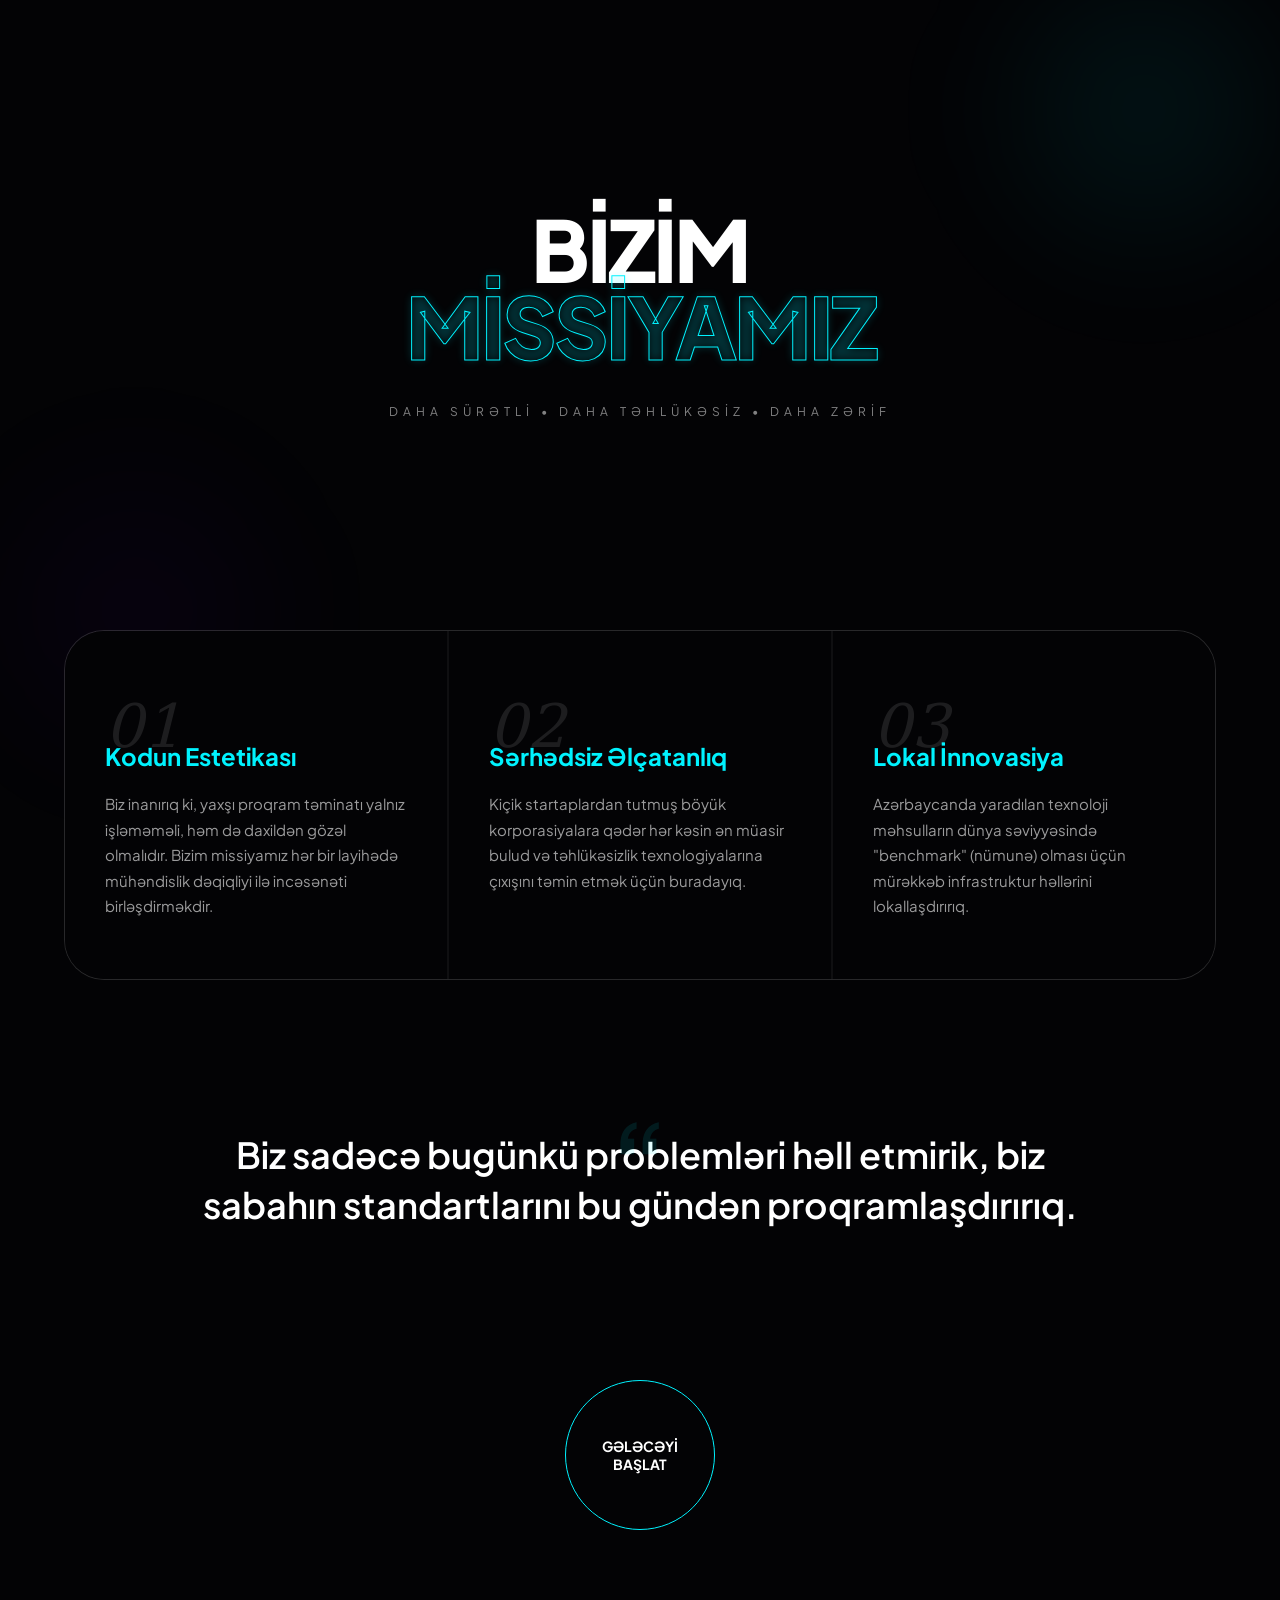
<file: xaze2/missions.html>
<!DOCTYPE html>
<html lang="az">
<head>
    <meta charset="UTF-8">
    <meta name="viewport" content="width=device-width, initial-scale=1.0">
    <title>Missiyamız | Xazerbaijan Tech</title>
    <link rel="stylesheet" href="https://cdnjs.cloudflare.com/ajax/libs/font-awesome/6.5.0/css/all.min.css">
    <link href="https://fonts.googleapis.com/css2?family=Plus+Jakarta+Sans:wght@400;600;700;800&display=swap" rel="stylesheet">
    <link rel="stylesheet" href="style.css">
    <style>
        :root {
            --neon-border: #00f2fe;
            --deep-bg: #030305;
        }

        body { background-color: var(--deep-bg); color: #fff; overflow-x: hidden; }

        /* Abstract Background Elements */
        .bg-glow {
            position: fixed;
            width: 400px; height: 400px;
            background: radial-gradient(circle, rgba(0, 242, 254, 0.08) 0%, transparent 70%);
            border-radius: 50%;
            z-index: -1;
            filter: blur(50px);
        }

        /* Hero: The Statement */
        .mission-header {
            height: 70vh;
            display: flex;
            flex-direction: column;
            justify-content: center;
            align-items: center;
            text-align: center;
            padding: 0 10%;
        }

        .mission-header h1 {
            font-size: clamp(40px, 8vw, 85px);
            font-weight: 800;
            letter-spacing: -3px;
            line-height: 0.9;
            margin-bottom: 20px;
        }

        .outline-text {
            color: transparent;
            -webkit-text-stroke: 1px var(--neon-border);
            text-shadow: 0 0 10px rgba(0, 242, 254, 0.2);
        }

        /* The 3 Pillars Section (Tam fərqli struktur) */
        .pillars-section {
            display: flex;
            flex-wrap: wrap;
            gap: 2px; /* Nazik ayırıcı xətt effekti */
            background: rgba(255,255,255,0.05);
            margin: 0 5%;
            border-radius: 40px;
            overflow: hidden;
            border: 1px solid rgba(255,255,255,0.1);
        }

        .pillar {
            flex: 1;
            min-width: 300px;
            padding: 60px 40px;
            background: var(--deep-bg);
            transition: 0.5s;
        }

        .pillar:hover { background: rgba(0, 242, 254, 0.02); }

        .pillar-num {
            font-family: 'serif';
            font-style: italic;
            font-size: 60px;
            opacity: 0.1;
            margin-bottom: -20px;
            display: block;
        }

        .pillar h3 { font-size: 24px; margin-bottom: 20px; color: var(--neon-border); }
        .pillar p { opacity: 0.6; line-height: 1.7; font-size: 15px; }

        /* Future Statement */
        .manifesto {
            padding: 150px 15%;
            text-align: center;
        }

        .manifesto blockquote {
            font-size: clamp(20px, 4vw, 36px);
            font-weight: 600;
            line-height: 1.4;
            position: relative;
        }

        .manifesto blockquote::before {
            content: '“';
            position: absolute;
            top: -50px; left: 50%;
            transform: translateX(-50%);
            font-size: 120px;
            opacity: 0.1;
            color: var(--neon-border);
        }

        /* Action Footer */
        .mission-footer {
            padding-bottom: 100px;
            text-align: center;
        }

        .circle-btn {
            width: 150px; height: 150px;
            border: 1px solid var(--neon-border);
            border-radius: 50%;
            display: inline-flex;
            align-items: center;
            justify-content: center;
            text-decoration: none;
            color: #fff;
            font-weight: 700;
            font-size: 14px;
            transition: 0.4s;
            position: relative;
        }

        .circle-btn:hover {
            background: var(--neon-border);
            color: #000;
            box-shadow: 0 0 50px rgba(0, 242, 254, 0.4);
        }

        @media (max-width: 768px) {
            .pillars-section { margin: 0 20px; border-radius: 20px; }
        }
    </style>
</head>
<body>

    <div class="bg-glow" style="top: -10%; right: -5%;"></div>
    <div class="bg-glow" style="bottom: 10%; left: -5%; background: radial-gradient(circle, rgba(112, 0, 255, 0.05) 0%, transparent 70%);"></div>

    <section class="mission-header">
        <h1>BİZİM <br> <span class="outline-text">MİSSİYAMIZ</span></h1>
        <p style="opacity: 0.5; letter-spacing: 5px; text-transform: uppercase; font-size: 12px; margin-top: 20px;">
            Daha sürətli • Daha təhlükəsiz • Daha zərif
        </p>
    </section>

    <section class="pillars-section">
        <div class="pillar">
            <span class="pillar-num">01</span>
            <h3>Kodun Estetikası</h3>
            <p>Biz inanırıq ki, yaxşı proqram təminatı yalnız işləməməli, həm də daxildən gözəl olmalıdır. Bizim missiyamız hər bir layihədə mühəndislik dəqiqliyi ilə incəsənəti birləşdirməkdir.</p>
        </div>
        <div class="pillar">
            <span class="pillar-num 02">02</span>
            <h3>Sərhədsiz Əlçatanlıq</h3>
            <p>Kiçik startaplardan tutmuş böyük korporasiyalara qədər hər kəsin ən müasir bulud və təhlükəsizlik texnologiyalarına çıxışını təmin etmək üçün buradayıq.</p>
        </div>
        <div class="pillar">
            <span class="pillar-num 03">03</span>
            <h3>Lokal İnnovasiya</h3>
            <p>Azərbaycanda yaradılan texnoloji məhsulların dünya səviyyəsində "benchmark" (nümunə) olması üçün mürəkkəb infrastruktur həllərini lokallaşdırırıq.</p>
        </div>
    </section>

    <section class="manifesto">
        <blockquote>
            Biz sadəcə bugünkü problemləri həll etmirik, biz sabahın standartlarını bu gündən proqramlaşdırırıq.
        </blockquote>
    </section>

    <section class="mission-footer">
        <a href="contact.html" class="circle-btn">
            GƏLƏCƏYİ<br>BAŞLAT
        </a>
    </section>

    <script src="app.js"></script>
</body>
</html>
</file>
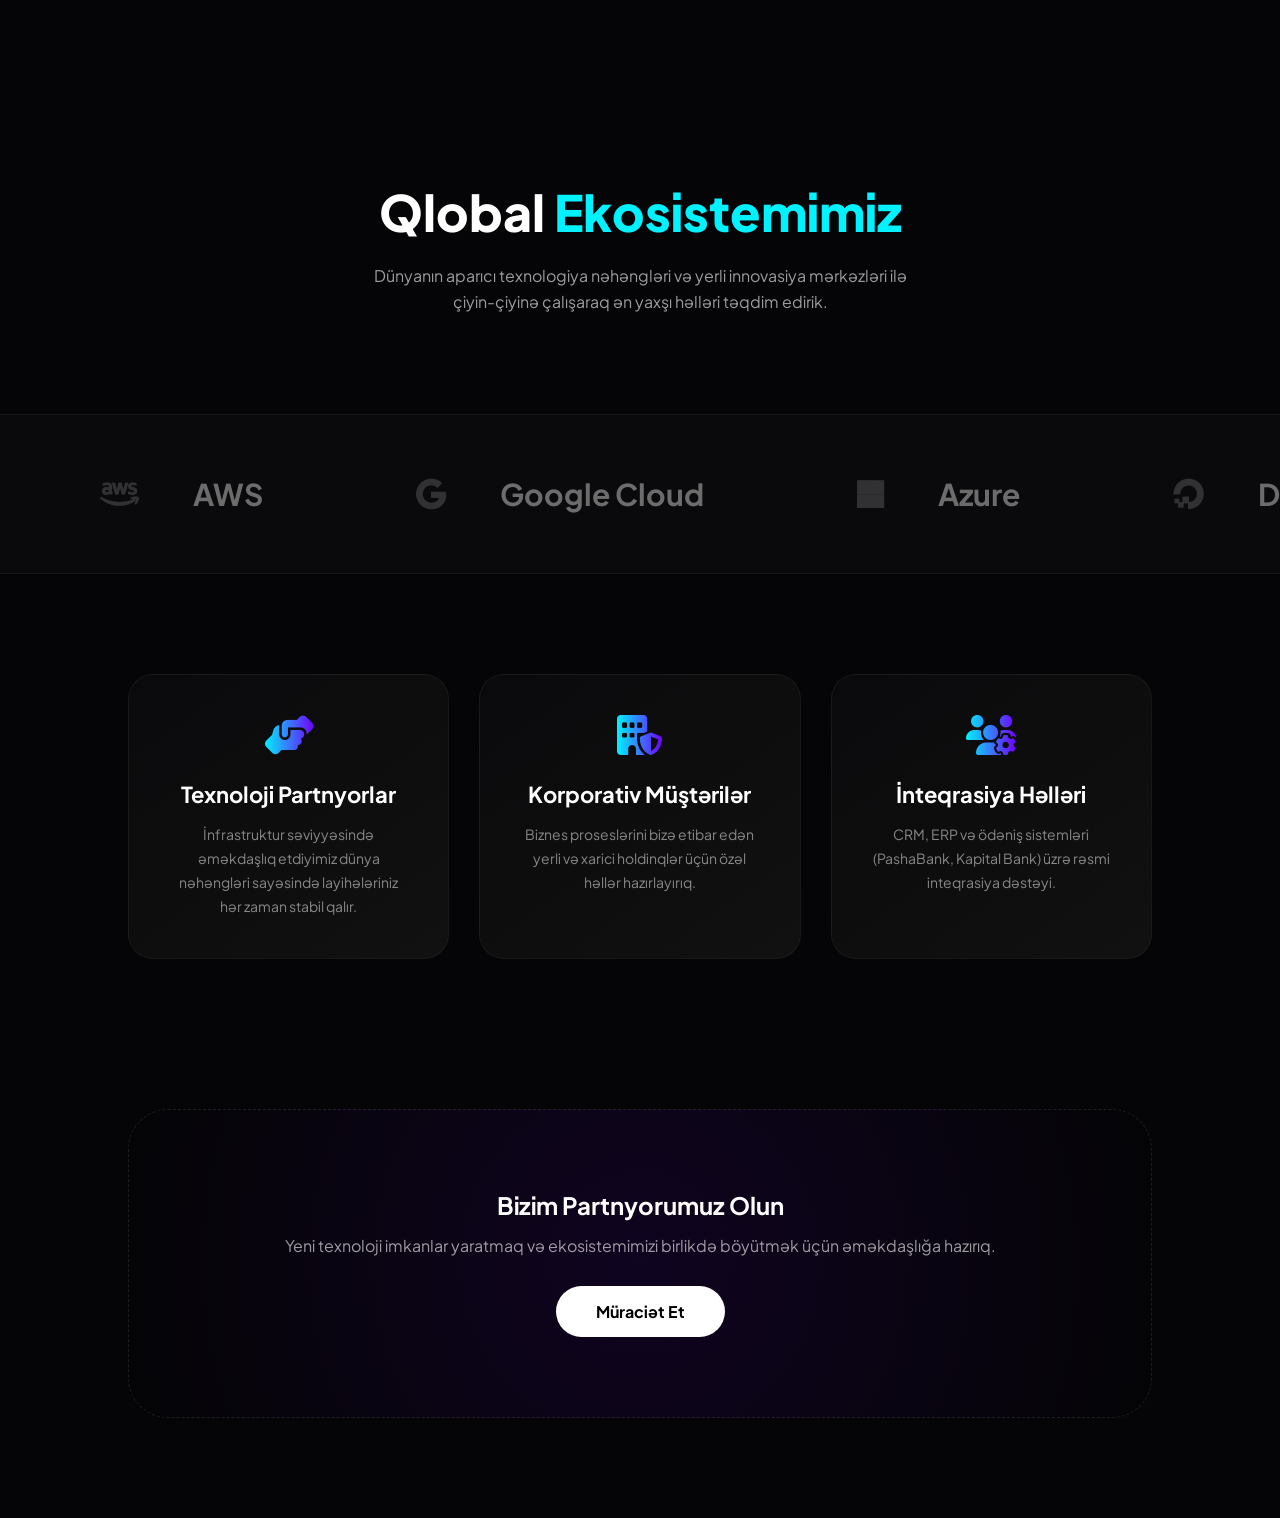
<file: xaze2/partners.html>
<!DOCTYPE html>
<html lang="az">
<head>
    <meta charset="UTF-8">
    <meta name="viewport" content="width=device-width, initial-scale=1.0">
    <title>Partnyorlar | Xazerbaijan Tech</title>
    <link rel="stylesheet" href="https://cdnjs.cloudflare.com/ajax/libs/font-awesome/6.5.0/css/all.min.css">
    <link href="https://fonts.googleapis.com/css2?family=Plus+Jakarta+Sans:wght@400;600;700;800&display=swap" rel="stylesheet">
    <link rel="stylesheet" href="style.css">
    <style>
        :root {
            --p-blue: #00f2fe;
            --p-purple: #7000ff;
        }

        body { background-color: #050507; color: #fff; }

        /* Header Section */
        .partners-hero {
            padding: 180px 10% 60px;
            text-align: center;
        }

        .partners-hero h1 { font-size: 50px; font-weight: 800; margin-bottom: 20px; }
        .partners-hero p { opacity: 0.6; max-width: 600px; margin: 0 auto; line-height: 1.6; }

        /* Logo Marquee (Sonsuz axın effekti) */
        .marquee {
            overflow: hidden;
            white-space: nowrap;
            padding: 60px 0;
            background: rgba(255,255,255,0.02);
            border-top: 1px solid rgba(255,255,255,0.05);
            border-bottom: 1px solid rgba(255,255,255,0.05);
            margin-top: 40px;
        }

        .marquee-content {
            display: inline-block;
            animation: scroll 20s linear infinite;
        }

        .marquee-content i, .marquee-content span {
            font-size: 30px;
            margin: 0 50px;
            opacity: 0.4;
            transition: 0.3s;
            color: #fff;
            font-weight: 700;
        }

        .marquee-content i:hover, .marquee-content span:hover { opacity: 1; color: var(--p-blue); }

        @keyframes scroll {
            from { transform: translateX(0); }
            to { transform: translateX(-50%); }
        }

        /* Partners Categories */
        .partners-grid {
            display: grid;
            grid-template-columns: repeat(auto-fit, minmax(300px, 1fr));
            gap: 30px;
            padding: 100px 10%;
        }

        .partner-type-card {
            background: linear-gradient(145deg, #0a0a0c, #111);
            padding: 40px;
            border-radius: 25px;
            border: 1px solid rgba(255,255,255,0.05);
            text-align: center;
        }

        .partner-type-card i {
            font-size: 40px;
            background: linear-gradient(90deg, var(--p-blue), var(--p-purple));
            -webkit-background-clip: text;
            -webkit-text-fill-color: transparent;
            margin-bottom: 25px;
        }

        .partner-type-card h3 { margin-bottom: 15px; font-size: 22px; }
        .partner-type-card p { font-size: 14px; opacity: 0.5; line-height: 1.7; }

        /* Join Network */
        .join-network {
            margin: 50px 10% 100px;
            padding: 80px;
            border-radius: 40px;
            background: radial-gradient(circle at center, rgba(112, 0, 255, 0.1), transparent);
            border: 1px dashed rgba(255, 255, 255, 0.1);
            text-align: center;
        }

        .join-btn {
            background: #fff;
            color: #000;
            padding: 15px 40px;
            border-radius: 50px;
            text-decoration: none;
            font-weight: 700;
            display: inline-block;
            margin-top: 30px;
            transition: 0.3s;
        }

        .join-btn:hover { transform: scale(1.05); box-shadow: 0 10px 30px rgba(255,255,255,0.2); }
    </style>
</head>
<body>

    <section class="partners-hero">
        <h1>Qlobal <span style="color: var(--p-blue);">Ekosistemimiz</span></h1>
        <p>Dünyanın aparıcı texnologiya nəhəngləri və yerli innovasiya mərkəzləri ilə çiyin-çiyinə çalışaraq ən yaxşı həlləri təqdim edirik.</p>
    </section>

    <div class="marquee">
        <div class="marquee-content">
            <span><i class="fab fa-aws"></i> AWS</span>
            <span><i class="fab fa-google"></i> Google Cloud</span>
            <span><i class="fab fa-microsoft"></i> Azure</span>
            <span><i class="fab fa-digital-ocean"></i> DigitalOcean</span>
            <span><i class="fab fa-cloudflare"></i> Cloudflare</span>
            <span><i class="fab fa-github"></i> GitHub</span>
            <span><i class="fab fa-aws"></i> AWS</span>
            <span><i class="fab fa-google"></i> Google Cloud</span>
            <span><i class="fab fa-microsoft"></i> Azure</span>
            <span><i class="fab fa-digital-ocean"></i> DigitalOcean</span>
            <span><i class="fab fa-cloudflare"></i> Cloudflare</span>
            <span><i class="fab fa-github"></i> GitHub</span>
        </div>
    </div>

    <div class="partners-grid">
        <div class="partner-type-card">
            <i class="fa-solid fa-handshake-angle"></i>
            <h3>Texnoloji Partnyorlar</h3>
            <p>İnfrastruktur səviyyəsində əməkdaşlıq etdiyimiz dünya nəhəngləri sayəsində layihələriniz hər zaman stabil qalır.</p>
        </div>
        <div class="partner-type-card">
            <i class="fa-solid fa-building-shield"></i>
            <h3>Korporativ Müştərilər</h3>
            <p>Biznes proseslərini bizə etibar edən yerli və xarici holdinqlər üçün özəl həllər hazırlayırıq.</p>
        </div>
        <div class="partner-type-card">
            <i class="fa-solid fa-users-gear"></i>
            <h3>İnteqrasiya Həlləri</h3>
            <p>CRM, ERP və ödəniş sistemləri (PashaBank, Kapital Bank) üzrə rəsmi inteqrasiya dəstəyi.</p>
        </div>
    </div>

    <section class="join-network">
        <h2>Bizim Partnyorumuz Olun</h2>
        <p style="opacity: 0.6; margin-top: 15px;">Yeni texnoloji imkanlar yaratmaq və ekosistemimizi birlikdə böyütmək üçün əməkdaşlığa hazırıq.</p>
        <a href="contact.html" class="join-btn">Müraciət Et</a>
    </section>

    <script src="app.js"></script>
</body>
</html>
</file>
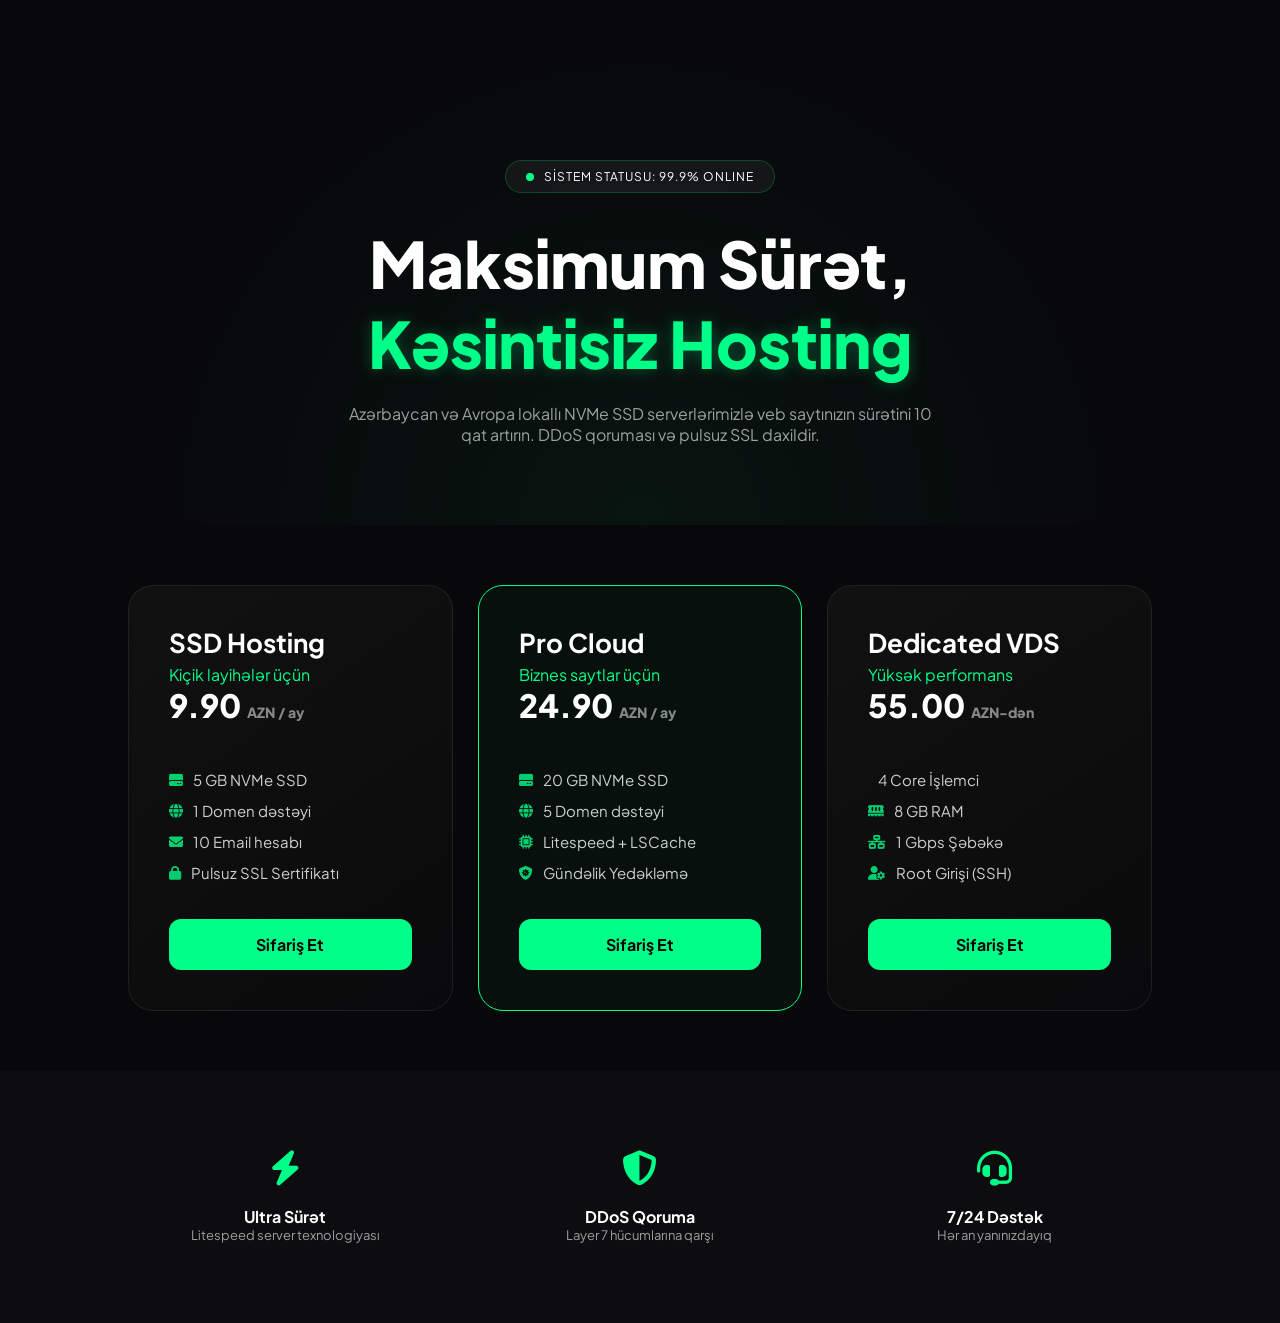
<file: xaze2/server.html>
<!DOCTYPE html>
<html lang="az">
<head>
    <meta charset="UTF-8">
    <meta name="viewport" content="width=device-width, initial-scale=1.0">
    <title>Server & Hosting | Xazerbaijan Tech</title>
    <link rel="stylesheet" href="https://cdnjs.cloudflare.com/ajax/libs/font-awesome/6.5.0/css/all.min.css">
    <link href="https://fonts.googleapis.com/css2?family=Plus+Jakarta+Sans:wght@400;600;700;800&display=swap" rel="stylesheet">
    <link rel="stylesheet" href="style.css">
    <style>
        :root {
            --host-green: #00ff88;
            --host-blue: #0062ff;
            --bg-dark: #08080a;
        }

        body { background-color: var(--bg-dark); color: white; }

        /* Hosting Hero */
        .host-hero {
            padding: 160px 10% 80px;
            text-align: center;
            background: radial-gradient(circle at bottom, rgba(0, 255, 136, 0.05) 0%, transparent 60%);
        }

        .host-hero h1 { font-size: clamp(35px, 5vw, 65px); font-weight: 800; margin-bottom: 20px; }
        .green-glow { color: var(--host-green); text-shadow: 0 0 15px rgba(0, 255, 136, 0.3); }

        /* Status Bar Simulation */
        .status-container {
            display: inline-flex;
            align-items: center;
            gap: 10px;
            background: rgba(255,255,255,0.05);
            padding: 8px 20px;
            border-radius: 50px;
            border: 1px solid rgba(0, 255, 136, 0.2);
            margin-bottom: 30px;
        }
        .dot { width: 8px; height: 8px; background: var(--host-green); border-radius: 50%; animation: pulse 1.5s infinite; }

        @keyframes pulse { 0% { opacity: 1; } 50% { opacity: 0.3; } 100% { opacity: 1; } }

        /* Pricing Cards */
        .hosting-grid {
            display: grid;
            grid-template-columns: repeat(auto-fit, minmax(300px, 1fr));
            gap: 25px;
            padding: 60px 10%;
        }

        .host-card {
            background: linear-gradient(145deg, #111, #0a0a0c);
            border: 1px solid rgba(255,255,255,0.08);
            padding: 40px;
            border-radius: 25px;
            transition: 0.4s;
            display: flex;
            flex-direction: column;
        }

        .host-card:hover {
            transform: translateY(-10px);
            border-color: var(--host-green);
            box-shadow: 0 15px 40px rgba(0, 255, 136, 0.1);
        }

        .host-card h3 { font-size: 26px; margin-bottom: 5px; }
        .host-card .specs { margin: 25px 0; padding: 0; list-style: none; flex-grow: 1; }
        .host-card .specs li { margin-bottom: 12px; opacity: 0.8; display: flex; align-items: center; gap: 10px; font-size: 15px; }
        .host-card .specs li i { color: var(--host-green); font-size: 14px; }

        .price-tag { font-size: 32px; font-weight: 800; margin-bottom: 20px; }
        .price-tag span { font-size: 14px; opacity: 0.5; }

        .order-btn {
            background: var(--host-green);
            color: #000;
            padding: 15px;
            border-radius: 12px;
            text-align: center;
            text-decoration: none;
            font-weight: 700;
            transition: 0.3s;
        }

        .order-btn:hover { box-shadow: 0 0 20px rgba(0, 255, 136, 0.4); transform: scale(1.02); }

        /* Features Section */
        .host-features {
            background: rgba(255,255,255,0.02);
            padding: 80px 10%;
            display: grid;
            grid-template-columns: repeat(auto-fit, minmax(200px, 1fr));
            gap: 40px;
            text-align: center;
        }
        .feat-item i { font-size: 35px; color: var(--host-green); margin-bottom: 20px; }
    </style>
</head>
<body>

    <section class="host-hero">
        <div class="status-container">
            <div class="dot"></div>
            <span style="font-size: 12px; letter-spacing: 1px;">SİSTEM STATUSU: 99.9% ONLINE</span>
        </div>
        <h1>Maksimum Sürət, <br><span class="green-glow">Kəsintisiz Hosting</span></h1>
        <p style="max-width: 600px; margin: 0 auto; opacity: 0.6;">
            Azərbaycan və Avropa lokallı NVMe SSD serverlərimizlə veb saytınızın sürətini 10 qat artırın. 
            DDoS qoruması və pulsuz SSL daxildir.
        </p>
    </section>

    <div class="hosting-grid">
        <div class="host-card">
            <h3>SSD Hosting</h3>
            <p style="color: var(--host-green);">Kiçik layihələr üçün</p>
            <div class="price-tag">9.90 <span>AZN / ay</span></div>
            <ul class="specs">
                <li><i class="fa-solid fa-hard-drive"></i> 5 GB NVMe SSD</li>
                <li><i class="fa-solid fa-globe"></i> 1 Domen dəstəyi</li>
                <li><i class="fa-solid fa-envelope"></i> 10 Email hesabı</li>
                <li><i class="fa-solid fa-lock"></i> Pulsuz SSL Sertifikatı</li>
            </ul>
            <a href="#order" class="order-btn" onclick="setHostPlan('SSD Hosting')">Sifariş Et</a>
        </div>

        <div class="host-card" style="border-color: var(--host-green); background: rgba(0, 255, 136, 0.03);">
            <h3>Pro Cloud</h3>
            <p style="color: var(--host-green);">Biznes saytlar üçün</p>
            <div class="price-tag">24.90 <span>AZN / ay</span></div>
            <ul class="specs">
                <li><i class="fa-solid fa-hard-drive"></i> 20 GB NVMe SSD</li>
                <li><i class="fa-solid fa-globe"></i> 5 Domen dəstəyi</li>
                <li><i class="fa-solid fa-microchip"></i> Litespeed + LSCache</li>
                <li><i class="fa-solid fa-shield-virus"></i> Gündəlik Yedəkləmə</li>
            </ul>
            <a href="#order" class="order-btn" onclick="setHostPlan('Pro Cloud')">Sifariş Et</a>
        </div>

        <div class="host-card">
            <h3>Dedicated VDS</h3>
            <p style="color: var(--host-green);">Yüksək performans</p>
            <div class="price-tag">55.00 <span>AZN-dən</span></div>
            <ul class="specs">
                <li><i class="fa-solid fa-cpu"></i> 4 Core İşlemci</li>
                <li><i class="fa-solid fa-memory"></i> 8 GB RAM</li>
                <li><i class="fa-solid fa-network-wired"></i> 1 Gbps Şəbəkə</li>
                <li><i class="fa-solid fa-user-gear"></i> Root Girişi (SSH)</li>
            </ul>
            <a href="#order" class="order-btn" onclick="setHostPlan('Dedicated VDS')">Sifariş Et</a>
        </div>
    </div>

    <section class="host-features">
        <div class="feat-item">
            <i class="fa-solid fa-bolt"></i>
            <h4>Ultra Sürət</h4>
            <p style="font-size: 13px; opacity: 0.6;">Litespeed server texnologiyası</p>
        </div>
        <div class="feat-item">
            <i class="fa-solid fa-shield-halved"></i>
            <h4>DDoS Qoruma</h4>
            <p style="font-size: 13px; opacity: 0.6;">Layer 7 hücumlarına qarşı</p>
        </div>
        <div class="feat-item">
            <i class="fa-solid fa-headset"></i>
            <h4>7/24 Dəstək</h4>
            <p style="font-size: 13px; opacity: 0.6;">Hər an yanınızdayıq</p>
        </div>
    </section>

    <script src="app.js"></script>
    <script>
        function setHostPlan(plan) {
            alert(plan + " seçildi. Sifariş formuna yönləndirilirsiniz...");
            // Burada formspree formuna skrol edib inputu dolduran kod ola bilər
        }
    </script>
</body>
</html>
</file>
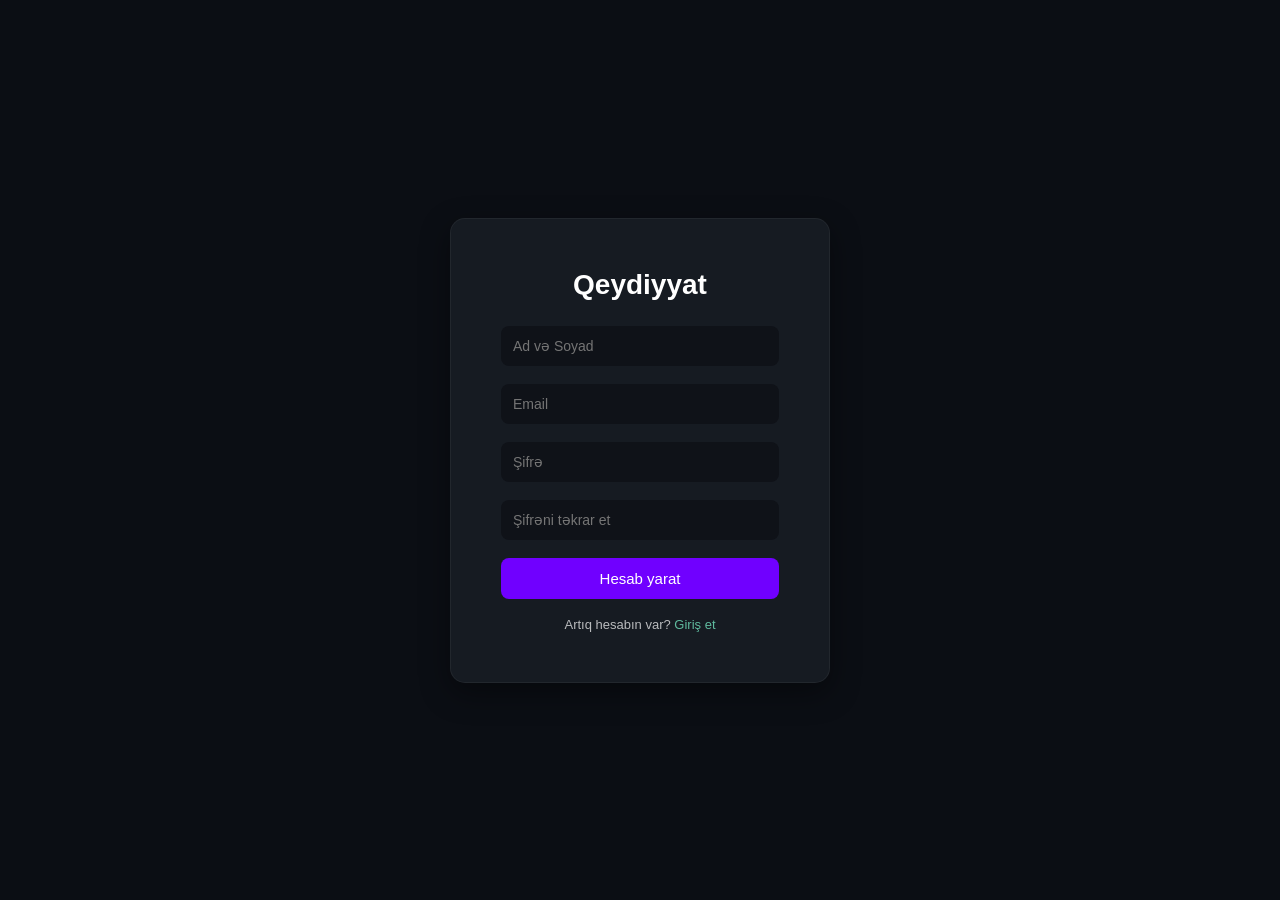
<file: xaze2/signup.html>
<!DOCTYPE html>
<html lang="az">

<head>

<meta charset="UTF-8">
<meta name="viewport" content="width=device-width, initial-scale=1.0">

<title>Qeydiyyat</title>

<link rel="stylesheet" href="https://cdnjs.cloudflare.com/ajax/libs/font-awesome/6.5.0/css/all.min.css">

<style>

*{
margin:0;
padding:0;
box-sizing:border-box;
font-family:Arial, Helvetica, sans-serif;
}

body{
background:#0b0e14;
color:white;
display:flex;
justify-content:center;
align-items:center;
height:100vh;
}

/* SIGNUP BOX */

.signup-box{

background:#161b22;
padding:50px;
border-radius:15px;
width:380px;
text-align:center;
border:1px solid rgba(255,255,255,0.05);
box-shadow:0 10px 30px rgba(0,0,0,0.4);
}

.signup-box h1{
margin-bottom:25px;
font-size:28px;
}

/* INPUT */

.input-group{
margin-bottom:18px;
}

.input-group input{

width:100%;
padding:12px;
border-radius:8px;
border:none;
background:#0f1218;
color:white;
font-size:14px;
}

.input-group input:focus{
outline:none;
border:1px solid #7000ff;
}

/* BUTTON */

.signup-btn{

width:100%;
padding:12px;
background:#7000ff;
border:none;
border-radius:8px;
color:white;
font-size:15px;
cursor:pointer;
transition:0.3s;
}

.signup-btn:hover{
opacity:0.85;
}

/* LOGIN LINK */

.login-link{
margin-top:18px;
font-size:13px;
opacity:0.7;
}

.login-link a{
color:#7000ff;
text-decoration:none;
}

</style>

</head>

<body>

<div class="signup-box">

<h1>Qeydiyyat</h1>

<div class="input-group">
<input type="text" placeholder="Ad və Soyad">
</div>

<div class="input-group">
<input type="email" placeholder="Email">
</div>

<div class="input-group">
<input type="password" placeholder="Şifrə">
</div>

<div class="input-group">
<input type="password" placeholder="Şifrəni təkrar et">
</div>

<button class="signup-btn">Hesab yarat</button>

<div class="login-link">
Artıq hesabın var? <a style="color: aquamarine;" href="login.html">Giriş et</a>
</div>

</div>

</body>

</html>
</file>
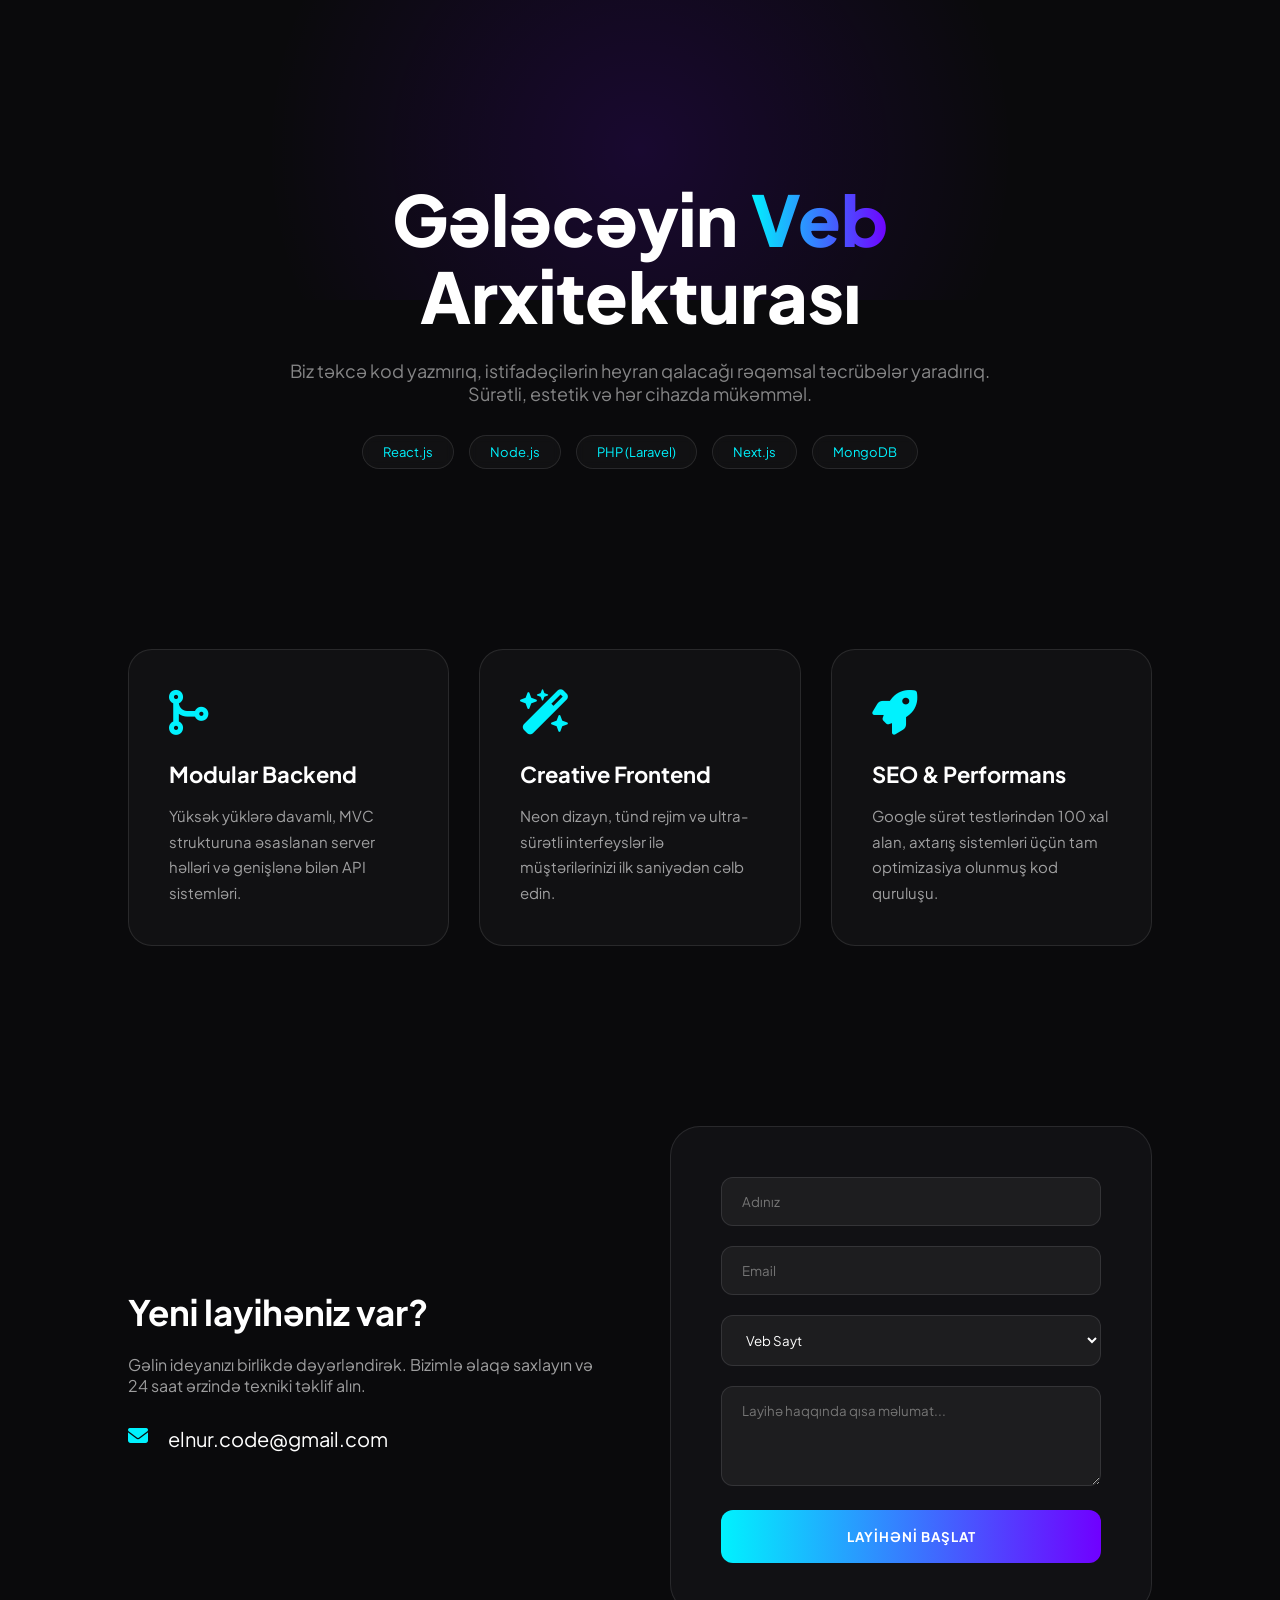
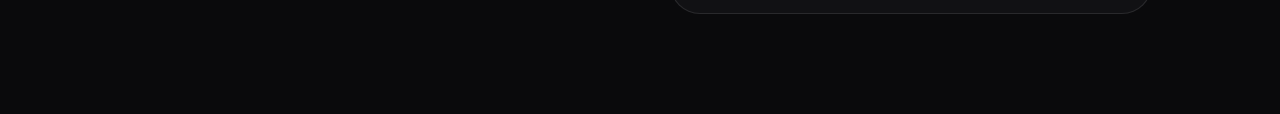
<file: xaze2/veb-develop.html>
<!DOCTYPE html>
<html lang="az">
<head>
    <meta charset="UTF-8">
    <meta name="viewport" content="width=device-width, initial-scale=1.0">
    <title>Veb İnkişaf | Xazerbaijan Tech</title>
    <link rel="stylesheet" href="https://cdnjs.cloudflare.com/ajax/libs/font-awesome/6.5.0/css/all.min.css">
    <link href="https://fonts.googleapis.com/css2?family=Plus+Jakarta+Sans:wght@400;600;700;800&display=swap" rel="stylesheet">
    <link rel="stylesheet" href="style.css">
    <style>
        :root {
            --glow: #7000ff;
            --cyan: #00f2fe;
            --glass: rgba(255, 255, 255, 0.03);
            --border: rgba(255, 255, 255, 0.1);
        }

        body {
            background-color: #0a0a0c;
            overflow-x: hidden;
        }

        /* Hero Section */
        .dev-hero {
            padding: 180px 10% 100px;
            text-align: center;
            position: relative;
        }

        .dev-hero::before {
            content: '';
            position: absolute;
            top: 0; left: 50%;
            transform: translateX(-50%);
            width: 80%; height: 300px;
            background: radial-gradient(circle, rgba(112, 0, 255, 0.15) 0%, transparent 70%);
            z-index: -1;
        }

        .dev-hero h1 {
            font-size: clamp(40px, 6vw, 70px);
            font-weight: 800;
            line-height: 1.1;
            margin-bottom: 25px;
        }

        .gradient-text {
            background: linear-gradient(90deg, var(--cyan), var(--glow));
            -webkit-background-clip: text;
            -webkit-text-fill-color: transparent;
        }

        /* Tech Stack Section */
        .tech-tags {
            display: flex;
            justify-content: center;
            gap: 15px;
            flex-wrap: wrap;
            margin-top: 30px;
        }

        .tag {
            background: var(--glass);
            border: 1px solid var(--border);
            padding: 8px 20px;
            border-radius: 50px;
            font-size: 13px;
            color: var(--cyan);
            backdrop-filter: blur(5px);
        }

        /* Glass Cards */
        .service-grid {
            display: grid;
            grid-template-columns: repeat(auto-fit, minmax(320px, 1fr));
            gap: 30px;
            padding: 80px 10%;
        }

        .glass-card {
            background: var(--glass);
            border: 1px solid var(--border);
            padding: 40px;
            border-radius: 24px;
            position: relative;
            transition: 0.4s cubic-bezier(0.175, 0.885, 0.32, 1.275);
            overflow: hidden;
        }

        .glass-card:hover {
            transform: translateY(-10px);
            border-color: var(--cyan);
            background: rgba(255, 255, 255, 0.05);
            box-shadow: 0 20px 40px rgba(0,0,0,0.4);
        }

        .glass-card i {
            font-size: 45px;
            margin-bottom: 25px;
            display: block;
            color: var(--cyan);
        }

        .glass-card h3 {
            font-size: 22px;
            margin-bottom: 15px;
            color: #fff;
        }

        .glass-card p {
            font-size: 15px;
            line-height: 1.7;
            color: rgba(255,255,255,0.6);
        }

        /* Special Form Design */
        .contact-container {
            padding: 100px 10%;
            display: grid;
            grid-template-columns: 1fr 1fr;
            gap: 60px;
            align-items: center;
        }

        .form-wrapper {
            background: #111114;
            padding: 50px;
            border-radius: 30px;
            border: 1px solid var(--border);
        }

        .custom-input {
            width: 100%;
            background: rgba(255,255,255,0.05);
            border: 1px solid var(--border);
            padding: 15px 20px;
            border-radius: 12px;
            color: #fff;
            margin-bottom: 20px;
            outline: none;
            transition: 0.3s;
        }

        .custom-input:focus {
            border-color: var(--glow);
            background: rgba(112, 0, 255, 0.05);
        }

        .submit-glow {
            width: 100%;
            padding: 18px;
            border-radius: 12px;
            border: none;
            background: linear-gradient(90deg, #00f2fe, #7000ff);
            color: #fff;
            font-weight: 700;
            cursor: pointer;
            transition: 0.3s;
            text-transform: uppercase;
            letter-spacing: 1px;
        }

        .submit-glow:hover {
            box-shadow: 0 0 25px rgba(112, 0, 255, 0.5);
            transform: scale(1.02);
        }

        @media (max-width: 992px) {
            .contact-container { grid-template-columns: 1fr; }
            .dev-hero { padding-top: 120px; }
        }
    </style>
</head>
<body>

    <section class="dev-hero">
        <h1>Gələcəyin <span class="gradient-text">Veb</span> <br> Arxitekturası</h1>
        <p style="color: rgba(255,255,255,0.5); font-size: 18px; max-width: 700px; margin: 0 auto;">
            Biz təkcə kod yazmırıq, istifadəçilərin heyran qalacağı rəqəmsal təcrübələr yaradırıq. 
            Sürətli, estetik və hər cihazda mükəmməl.
        </p>
        <div class="tech-tags">
            <span class="tag">React.js</span>
            <span class="tag">Node.js</span>
            <span class="tag">PHP (Laravel)</span>
            <span class="tag">Next.js</span>
            <span class="tag">MongoDB</span>
        </div>
    </section>

    <div class="service-grid">
        <div class="glass-card">
            <i class="fa-solid fa-code-merge"></i>
            <h3>Modular Backend</h3>
            <p>Yüksək yüklərə davamlı, MVC strukturuna əsaslanan server həlləri və genişlənə bilən API sistemləri.</p>
        </div>
        <div class="glass-card">
            <i class="fa-solid fa-wand-magic-sparkles"></i>
            <h3>Creative Frontend</h3>
            <p>Neon dizayn, tünd rejim və ultra-sürətli interfeyslər ilə müştərilərinizi ilk saniyədən cəlb edin.</p>
        </div>
        <div class="glass-card">
            <i class="fa-solid fa-rocket"></i>
            <h3>SEO & Performans</h3>
            <p>Google sürət testlərindən 100 xal alan, axtarış sistemləri üçün tam optimizasiya olunmuş kod quruluşu.</p>
        </div>
    </div>

    <div class="contact-container">
        <div class="contact-info">
            <h2 style="font-size: 35px; margin-bottom: 20px;">Yeni layihəniz var?</h2>
            <p style="opacity: 0.6; margin-bottom: 30px;">
                Gəlin ideyanızı birlikdə dəyərləndirək. Bizimlə əlaqə saxlayın və 24 saat ərzində texniki təklif alın.
            </p>
            <div style="display: flex; gap: 20px; font-size: 20px;">
                <i class="fa-solid fa-envelope" style="color: var(--cyan);"></i>
                <span>elnur.code@gmail.com</span>
            </div>
        </div>

        <div class="form-wrapper">
            <form id="orderForm" action="https://formspree.io/f/mwvavoja" method="POST">
                <input type="text" name="name" class="custom-input" placeholder="Adınız" required>
                <input type="email" name="email" class="custom-input" placeholder="Email" required>
                <select name="type" class="custom-input">
                    <option value="web">Veb Sayt</option>
                    <option value="app">Veb Tətbiq</option>
                    <option value="audit">Texniki Audit</option>
                </select>
                <textarea name="message" class="custom-input" rows="4" placeholder="Layihə haqqında qısa məlumat..." required></textarea>
                <button type="submit" id="orderBtn" class="submit-glow">Layihəni Başlat</button>
            </form>
        </div>
    </div>

    <script src="app.js"></script>
</body>
</html>
</file>
<file: xaze2/style.css>
:root {
            --bg: #0b0e14; --surface: #161b22; --text: #ffffff; --accent: #7000ff;
            --header-bg: #ffffff; --header-text: #1a1a1a; --neon-blue: #00f2fe;
            --up-color: #00ff8c; --down-color: #ff4d4d;
        }

        * { margin: 0; padding: 0; box-sizing: border-box; font-family: 'Plus Jakarta Sans', sans-serif; scroll-behavior: smooth; }
        body { background-color: var(--bg); color: var(--text); overflow-x: hidden; }

        /* --- HEADER --- */
        .header-wrapper { position: fixed; top: 20px; left: 233px; right: 25px; z-index: 2000; }
        .site-header {
            width: 100%; max-width: 1400px; height: 75px; background: var(--header-bg);
            border-radius: 50px; display: flex; align-items: center; padding: 0 30px;
            box-shadow: 0 10px 30px rgba(0,0,0,0.5); position: relative;
            overflow: visible;
        }
        .brand-block { display: flex; align-items: center; gap: 15px; flex-shrink: 0; color: var(--header-text); text-decoration: none; }
        
        /* Naviqasiya qrupu */
        .nav-content { display: flex; align-items: center; flex: 1; margin-left: 40px; justify-content: space-between; }
        .nav-links { display: flex; gap: 20px; }
        .nav-links a { text-decoration: none; color: var(--header-text); font-size: 12px; font-weight: 700; text-transform: uppercase; }

        /* Axtarış düyməsi */
        .search-trigger { cursor: pointer; color: var(--header-text); font-size: 18px; transition: 0.3s; margin-left: 20px; }
        .search-trigger:hover { color: var(--accent); }

        /* Axtarış Qatı (Overlay) */
        .search-overlay {
            display: none;
            align-items: center;
            flex: 1;
            margin-left: 40px;
            position: relative;
            animation: slideIn 0.3s ease-out;
        }
        .search-overlay input {
            width: 100%;
            height: 45px;
            background: #f1f3f6;
            border: 2px solid var(--accent);
            border-radius: 25px;
            padding: 0 45px 0 20px;
            outline: none;
            font-weight: 600;
        }
        .close-search {
            position: absolute;
            right: 15px;
            cursor: pointer;
            color: var(--header-text);
            font-size: 20px;
            transition: 0.3s;
        }
        .close-search:hover { color: var(--accent); }

        @keyframes slideIn {
            from { opacity: 0; transform: translateX(30px); }
            to { opacity: 1; transform: translateX(0); }
        }

        /* --- LAYOUT --- */
        .hero-section { min-height: 80vh; display: flex; align-items: center; justify-content: space-around; padding: 100px 50px 50px 120px; }
        .wheel-box { position: relative; width: 400px; height: 400px; }
        .wheel-svg { width: 100%; height: 100%; transition: transform 1s cubic-bezier(0.175, 0.885, 0.32, 1.275); }
        .spinning { animation: spinWheel 20s linear infinite; }
        @keyframes spinWheel { from { transform: rotate(0deg); } to { transform: rotate(360deg); } }
        
        .wheel-inner { 
            position: absolute; top: 50%; left: 50%; transform: translate(-50%, -50%); 
            width: 110px; height: 110px; background: #0b0e14; border-radius: 50%; 
            border: 6px solid #161b22; z-index: 50; display: flex; align-items: center; 
            justify-content: center; text-align: center; cursor: pointer;
        }

        /* --- SERVICES SECTION --- */
        .services { padding: 80px 50px 80px 120px; text-align: center; }
        .h2e { font-size: 32px; margin-bottom: 40px; font-weight: 800; background: linear-gradient(90deg, #fff, #777); -webkit-background-clip: text; -webkit-text-fill-color: transparent; }
        .services .container { 
            display: grid; grid-template-columns: repeat(auto-fit, minmax(280px, 1fr)); gap: 20px; 
            max-width: 1400px; margin: 0 auto;
        }
        .service-card { 
            background: var(--surface); padding: 35px 25px; border-radius: 25px; 
            border: 1px solid rgba(255,255,255,0.05); text-align: left; transition: 0.4s; cursor: pointer;
        }
        .service-card:hover { transform: translateY(-10px); border-color: var(--accent); box-shadow: 0 10px 30px rgba(112, 0, 255, 0.15); }
        .service-card h3 { color: var(--neon-blue); margin-bottom: 12px; font-size: 18px; }
        .service-card p { opacity: 0.6; font-size: 13px; line-height: 1.6; }

        /* --- DASHBOARD CARDS --- */
        .dashboard-container { padding: 0 50px 50px 120px; display: flex; flex-direction: column; gap: 30px; }
        .data-card { background: var(--surface); border-radius: 30px; padding: 35px; border: 1px solid rgba(255,255,255,0.05); }
        .card-title { font-size: 14px; font-weight: 800; color: var(--neon-blue); margin-bottom: 25px; text-transform: uppercase; letter-spacing: 1px; display: flex; align-items: center; gap: 10px; }
        .finance-grid { display: grid; grid-template-columns: 1.2fr 2.8fr; gap: 30px; }
    .crypto-box { 
    border-right: 1px solid rgba(255,255,255,0.1); 
    padding-right: 30px; 
    position: relative; /* Əlavə edildi */
                }
        .input-style { background: #0b0e14; color: #fff; border: 1px solid #333; padding: 12px; border-radius: 12px; width: 100%; outline: none; margin-bottom: 15px; }
        .currency-subgrid { display: grid; grid-template-columns: repeat(4, 1fr); gap: 12px; }
        .currency-item { background: rgba(255,255,255,0.03); padding: 15px; border-radius: 15px; text-align: center; border: 1px solid transparent; transition: 0.3s; }
        .weather-full-grid { display: grid; grid-template-columns: 1.5fr 3fr; gap: 40px; align-items: start; }
.weather-main { 
    text-align: center; 
    border-right: 1px solid rgba(255,255,255,0.1); 
    padding-right: 40px; 
    position: relative; /* Əlavə edildi */
}
        .weather-temp-big { font-size: 72px; font-weight: 800; color: var(--neon-blue); margin: 10px 0; }
        .weather-stats-grid { display: grid; grid-template-columns: repeat(3, 1fr); gap: 20px; }
        .stat-item { background: rgba(255,255,255,0.03); padding: 20px; border-radius: 20px; text-align: center; }
        .stat-item i { font-size: 20px; color: var(--accent); margin-bottom: 10px; }
        .search-group { position: relative; }

        .search-btn { 
    position: absolute; 
    right: 60px; /* Qutunun içində sağ tərəfə çəkir */
    top: 10px;   /* Input-un mərkəzinə gətirir */
    background: var(--accent); 
    border: none; 
    color: white; 
    padding: 5px 15px; 
    border-radius: 8px; 
    cursor: pointer;
    z-index: 10;
}
        /* --- CONTACT --- */
        .contact { padding: 80px 50px 80px 120px; display: flex; flex-direction: column; align-items: center; }
        .contact .box { 
            background: var(--surface); border-radius: 30px; padding: 40px; 
            border: 1px solid rgba(255,255,255,0.05); width: 100%; max-width: 800px;
        }
        .contact form { display: flex; flex-direction: column; gap: 15px; margin-top: 20px; }
        .contact input, .contact textarea {
            background: #0b0e14; border: 1px solid #333; color: white; padding: 15px; 
            border-radius: 12px; outline: none; font-size: 14px;
        }
        .contact button {
            background: var(--accent); color: white; border: none; padding: 16px; 
            border-radius: 12px; font-weight: 700; cursor: pointer; text-transform: uppercase;
        }

        /* --- PARTNERS CAROUSEL --- */
        .partners-section { background: #0b0e14; padding: 60px 50px 60px 120px; overflow: hidden; }
        .partners-section h2 { color: #ffffff; margin-bottom: 40px; font-weight: 700; font-size: 28px; text-align: center; }
        .carousel-wrapper { overflow: hidden; width: 100%; position: relative; }
        .partners-track { display: flex; gap: 80px; align-items: center; width: max-content; animation: scroll 30s linear infinite; }
        .partners-track img { height: 35px; filter: grayscale(1); opacity: 0.5; transition: 0.3s; }
        .partners-track img:hover { filter: grayscale(0); opacity: 1; transform: scale(1.1); }
        
        @keyframes scroll {
            0% { transform: translateX(0); }
            100% { transform: translateX(-50%); }
        }

        /* --- FOOTER --- */
        .site-footer { background: #0b0e14; color: #ffffff; padding: 80px 50px 40px 120px; border-top: 1px solid #222; }
        .footer-grid { display: grid; grid-template-columns: 1.5fr repeat(4, 1fr) 1.5fr; gap: 40px; padding-bottom: 60px; border-bottom: 1px solid #222; }
        .footer-brand img { height: 60px; width: auto; margin-bottom: 15px; }
        .footer-brand h2 { font-size: 22px; font-weight: 800; line-height: 1.3; }
        .footer-col h4 { color: #555; font-size: 12px; text-transform: uppercase; margin-bottom: 25px; letter-spacing: 1px; }
        .footer-col ul { list-style: none; }
        .footer-col ul li { margin-bottom: 15px; font-size: 14px; opacity: 0.8; cursor: pointer; transition: 0.2s; }
        .footer-col ul li:hover { opacity: 1; color: var(--accent); }
        
        .footer-contact { text-align: right; }
        .footer-contact .phone { font-size: 38px; font-weight: 800; color: #a366ff; margin: 10px 0; }
        .footer-contact .socials { display: flex; gap: 15px; justify-content: flex-end; margin-top: 25px; font-size: 20px; }
        .footer-contact .socials i { cursor: pointer; opacity: 0.7; transition: 0.3s; }
        .footer-contact .socials i:hover { opacity: 1; color: var(--accent); }

        .footer-bottom { padding-top: 30px; display: flex; justify-content: space-between; align-items: center; font-size: 12px; opacity: 0.5; }
        .bottom-links { display: flex; gap: 25px; }
        
        /* --- DROPDOWN MENU --- */

.nav-item {
    position: relative;
}

.nav-item > a {
    display: flex;
    align-items: center;
    gap: 6px;
}

.dropdown {
    position: absolute;
    top: 130%;
    left: 0;
    background: #ffffff;
    min-width: 200px;
    border-radius: 15px;
    padding: 10px 0;
    box-shadow: 0 15px 40px rgba(0,0,0,0.25);
    opacity: 0;
    visibility: hidden;
    transform: translateY(10px);
    transition: 0.3s ease;
    z-index: 3000;
}

.dropdown a {
    display: block;
    padding: 10px 20px;
    color: #1a1a1a;
    font-size: 12px;
    font-weight: 700;
    text-decoration: none;
    transition: 0.2s;
}

.dropdown a:hover {
    background: rgba(112, 0, 255, 0.1);
    color: var(--accent);
}

/* hover zamanı açılsın */
.nav-item:hover .dropdown {
    opacity: 1;
    visibility: visible;
    transform: translateY(0);
}

/* ox işarəsi animasiya */
.nav-item:hover i {
    transform: rotate(180deg);
}

.nav-item i {
    transition: 0.3s;
    font-size: 10px;
}

/* --- HEADER YENİLƏNMİŞ --- */
.header-wrapper { 
    position: fixed; 
    top: 20px; 
    left: 50%; 
    transform: translateX(-50%); 
    width: 90%; 
    max-width: 1300px; 
    z-index: 2000; 
}

.site-header {
    width: 100%; 
    height: 75px; 
    background: var(--header-bg);
    border-radius: 50px; 
    display: flex; 
    align-items: center; 
    padding: 0 25px;
    box-shadow: 0 10px 30px rgba(0,0,0,0.5); 
    justify-content: space-between; /* Elementləri aralı saxlayır */
}

/* Naviqasiya və Sağ tərəf */
.nav-content { 
    display: flex; 
    align-items: center; 
    gap: 20px;
}

.nav-links { 
    display: flex; 
    gap: 20px; 
    align-items: center;
}

/* Profil Şəkli Stili */
.profile-container {
    width: 45px;
    height: 45px;
    border-radius: 50%;
    overflow: hidden;
    border: 2px solid var(--accent);
    cursor: pointer;
    transition: 0.3s;
    flex-shrink: 0;
}

.profile-container img {
    width: 100%;
    height: 100%;
    object-fit: cover;
}

.profile-container:hover {
    box-shadow: 0 0 15px rgba(112, 0, 255, 0.4);
    transform: scale(1.05);
}


/* --- LEFT SIDEBAR --- */
.sidebar {
    position: fixed;
    top: 0;
    left: 0;
    width: 80px;
    height: 100vh;
    background: #161b22;
    display: flex;
    flex-direction: column;
    align-items: center;
    padding: 25px 0;
    z-index: 2500;
    border-right: 1px solid rgba(255,255,255,0.08);
}

.sidebar .logo {
    font-size: 26px;
    font-weight: 800;
    color: var(--accent);
    margin-bottom: 50px;
}

.sidebar ul {
    list-style: none;
    width: 100%;
}

.sidebar .nav-item {
    height: 60px;
    display: flex;
    align-items: center;
    justify-content: center;
    cursor: pointer;
    position: relative;
}

.sidebar .nav-item i {
    font-size: 22px;
    color: rgba(255,255,255,0.6);
    transition: 0.3s;
}

.sidebar .nav-item:hover i {
    color: var(--accent);
}

/* --- SIDEBAR MEGA MENU --- */
.sidebar-megamenu {
    position: absolute;
    top: 0;
    left: 80px;
    width: 600px;
    height: 100vh;
    background: #ffffff;
    padding: 40px;
    display: grid;
    grid-template-columns: 1fr 1fr;
    gap: 30px;
    opacity: 0;
    visibility: hidden;
    transform: translateX(-20px);
    transition: 0.4s cubic-bezier(0.165, 0.84, 0.44, 1);
    box-shadow: 20px 0 60px rgba(0,0,0,0.5);
}

.sidebar .nav-item:hover .sidebar-megamenu {
    opacity: 1;
    visibility: visible;
    transform: translateX(0);
}

.mm-section h3 {
    color: #1a1a1a;
    font-size: 14px;
    margin-bottom: 20px;
    text-transform: uppercase;
    border-bottom: 2px solid #f0f0f0;
    padding-bottom: 10px;
}

.mm-link {
    display: flex;
    gap: 15px;
    padding: 12px;
    border-radius: 12px;
    text-decoration: none;
    transition: 0.3s;
}

.mm-link:hover {
    background: #f5f6fa;
}

.mm-link i {
    color: var(--accent);
    font-size: 18px;
}

.mm-link h4 {
    color: #1a1a1a;
    font-size: 14px;
}

.mm-link p {
    font-size: 11px;
    color: #666;
}

/* CONTENT OFFSET */
.hero-section,
.services,
.dashboard-container,
.contact,
.partners-section,
.site-footer {
    padding-left: 120px;
}



.brand-block { gap: 10px; }


      /* Chatbot Pəncərəsi */
.chat-window {
    position: fixed;
    bottom: 100px;
    right: 30px;
    width: 360px;
    height: 500px;
    background: rgba(22, 27, 34, 0.95);
    backdrop-filter: blur(15px);
    border: 1px solid rgba(255, 255, 255, 0.1);
    border-radius: 25px;
    display: none; /* Başlanğıcda gizli */
    flex-direction: column;
    z-index: 5000;
    box-shadow: 0 25px 50px rgba(0,0,0,0.5);
    overflow: hidden;
    animation: chatFadeIn 0.3s ease-out;
}

@keyframes chatFadeIn {
    from { opacity: 0; transform: translateY(20px) scale(0.9); }
    to { opacity: 1; transform: translateY(0) scale(1); }
}

/* Header */
.chat-header {
    background: var(--accent);
    padding: 18px 25px;
    display: flex;
    justify-content: space-between;
    align-items: center;
    color: white;
}

.header-info { display: flex; align-items: center; gap: 10px; font-weight: 800; font-size: 14px; letter-spacing: 1px; }
.online-dot { width: 8px; height: 8px; background: #00ff8c; border-radius: 50%; box-shadow: 0 0 10px #00ff8c; }
.close-chat { background: none; border: none; color: white; cursor: pointer; font-size: 18px; opacity: 0.7; transition: 0.3s; }
.close-chat:hover { opacity: 1; transform: rotate(90deg); }

/* Mesaj sahəsi */
.chat-body {
    flex: 1;
    padding: 20px;
    overflow-y: auto;
    display: flex;
    flex-direction: column;
    gap: 15px;
}

.chat-body::-webkit-scrollbar { width: 5px; }
.chat-body::-webkit-scrollbar-thumb { background: rgba(255,255,255,0.1); border-radius: 10px; }

.msg {
    padding: 12px 16px;
    border-radius: 18px;
    max-width: 80%;
    font-size: 13px;
    line-height: 1.5;
}

.msg.ai { background: rgba(255,255,255,0.05); color: #fff; align-self: flex-start; border-bottom-left-radius: 2px; }
.msg.user { background: var(--accent); color: white; align-self: flex-end; border-bottom-right-radius: 2px; box-shadow: 0 5px 15px rgba(112,0,255,0.3); }

/* Footer & Input */
.chat-footer {
    padding: 20px;
    background: rgba(0,0,0,0.2);
    display: flex;
    gap: 10px;
    border-top: 1px solid rgba(255,255,255,0.05);
}

.chat-footer input {
    flex: 1;
    background: #0b0e14;
    border: 1px solid #333;
    padding: 12px 15px;
    border-radius: 12px;
    color: white;
    outline: none;
    font-size: 13px;
}

.chat-footer input:focus { border-color: var(--accent); }

#sendBtn {
    background: var(--accent);
    color: white;
    border: none;
    width: 45px;
    height: 45px;
    border-radius: 12px;
    cursor: pointer;
    transition: 0.3s;
}

#sendBtn:hover { transform: scale(1.05); background: #821aff; }

/* Aktivləşdirmə Düyməsi */
.chat-trigger {
    position: fixed;
    bottom: 30px;
    right: 30px;
    width: 65px;
    height: 65px;
    background: var(--accent);
    color: white;
    border-radius: 50%;
    display: flex;
    align-items: center;
    justify-content: center;
    font-size: 26px;
    cursor: pointer;
    z-index: 4999;
    box-shadow: 0 10px 30px rgba(112, 0, 255, 0.5);
    transition: 0.4s;
}

.chat-trigger:hover { transform: scale(1.1) rotate(15deg); }
</file>
